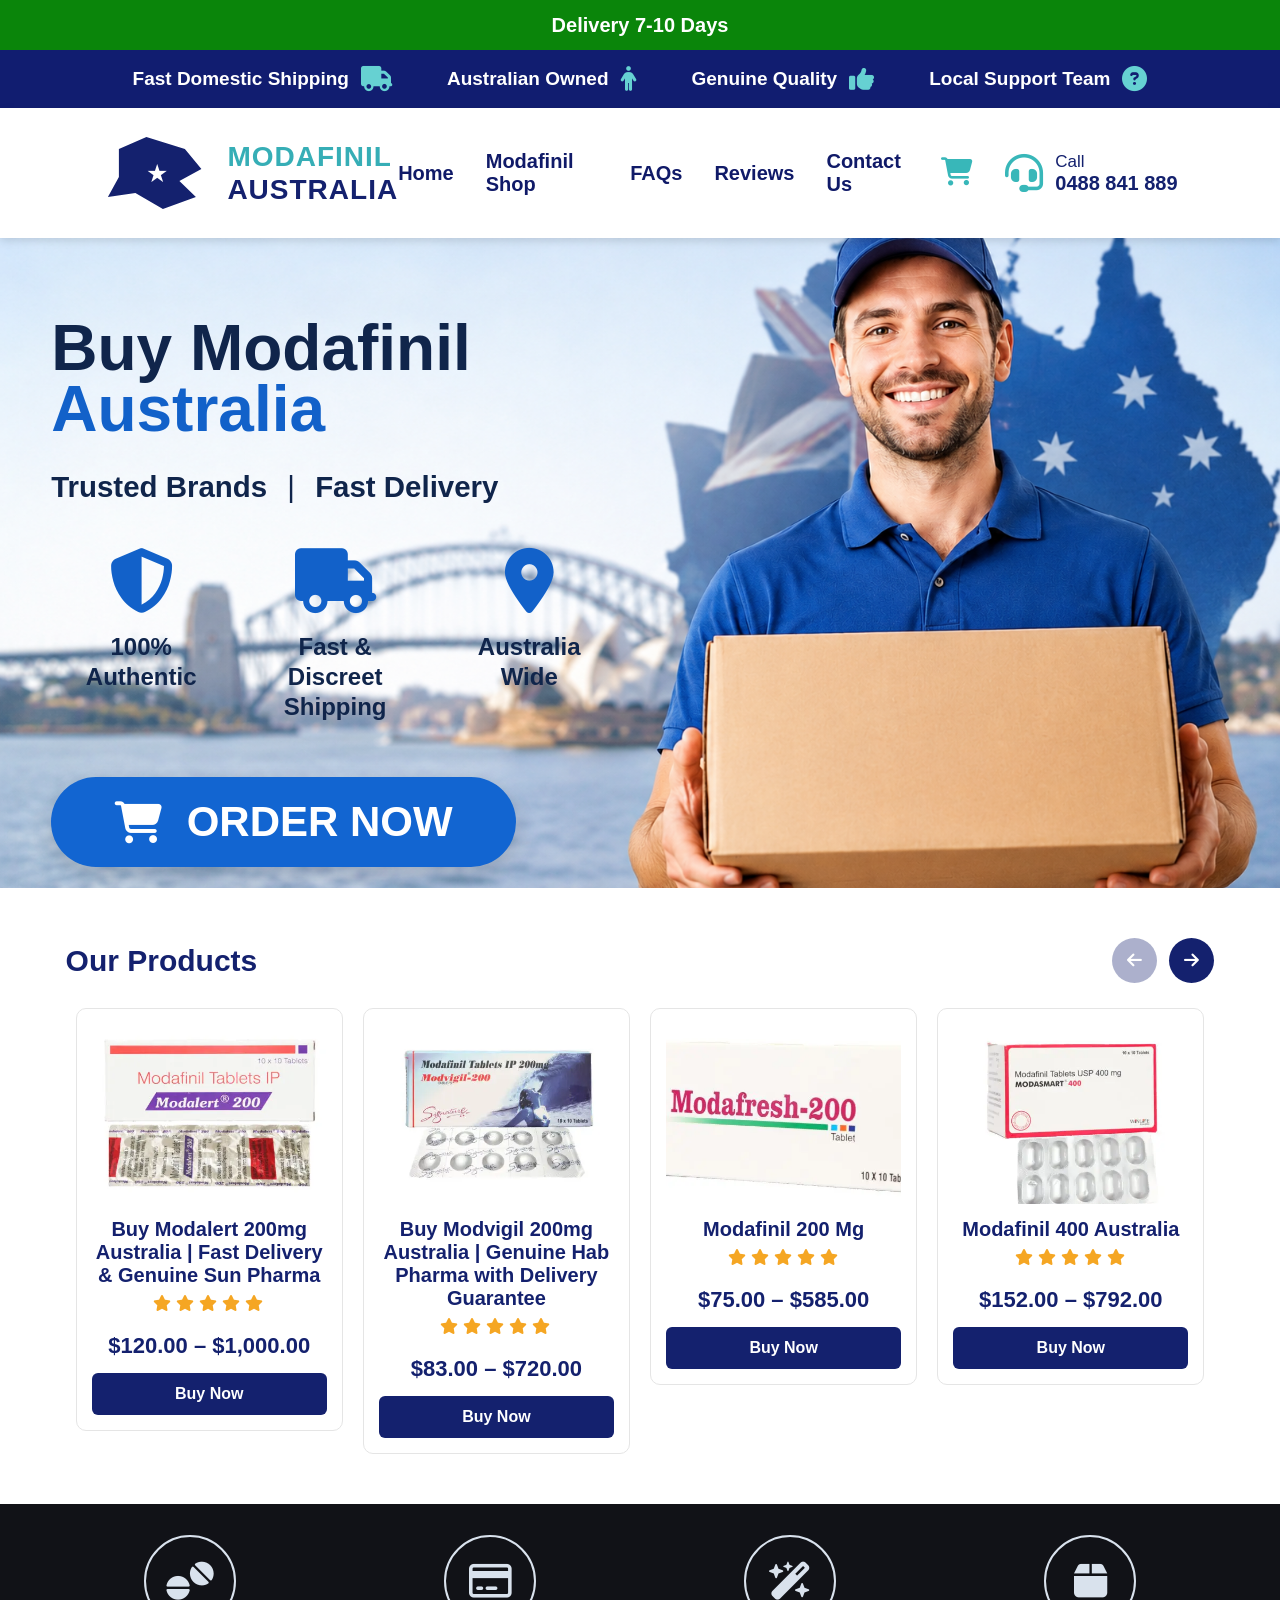
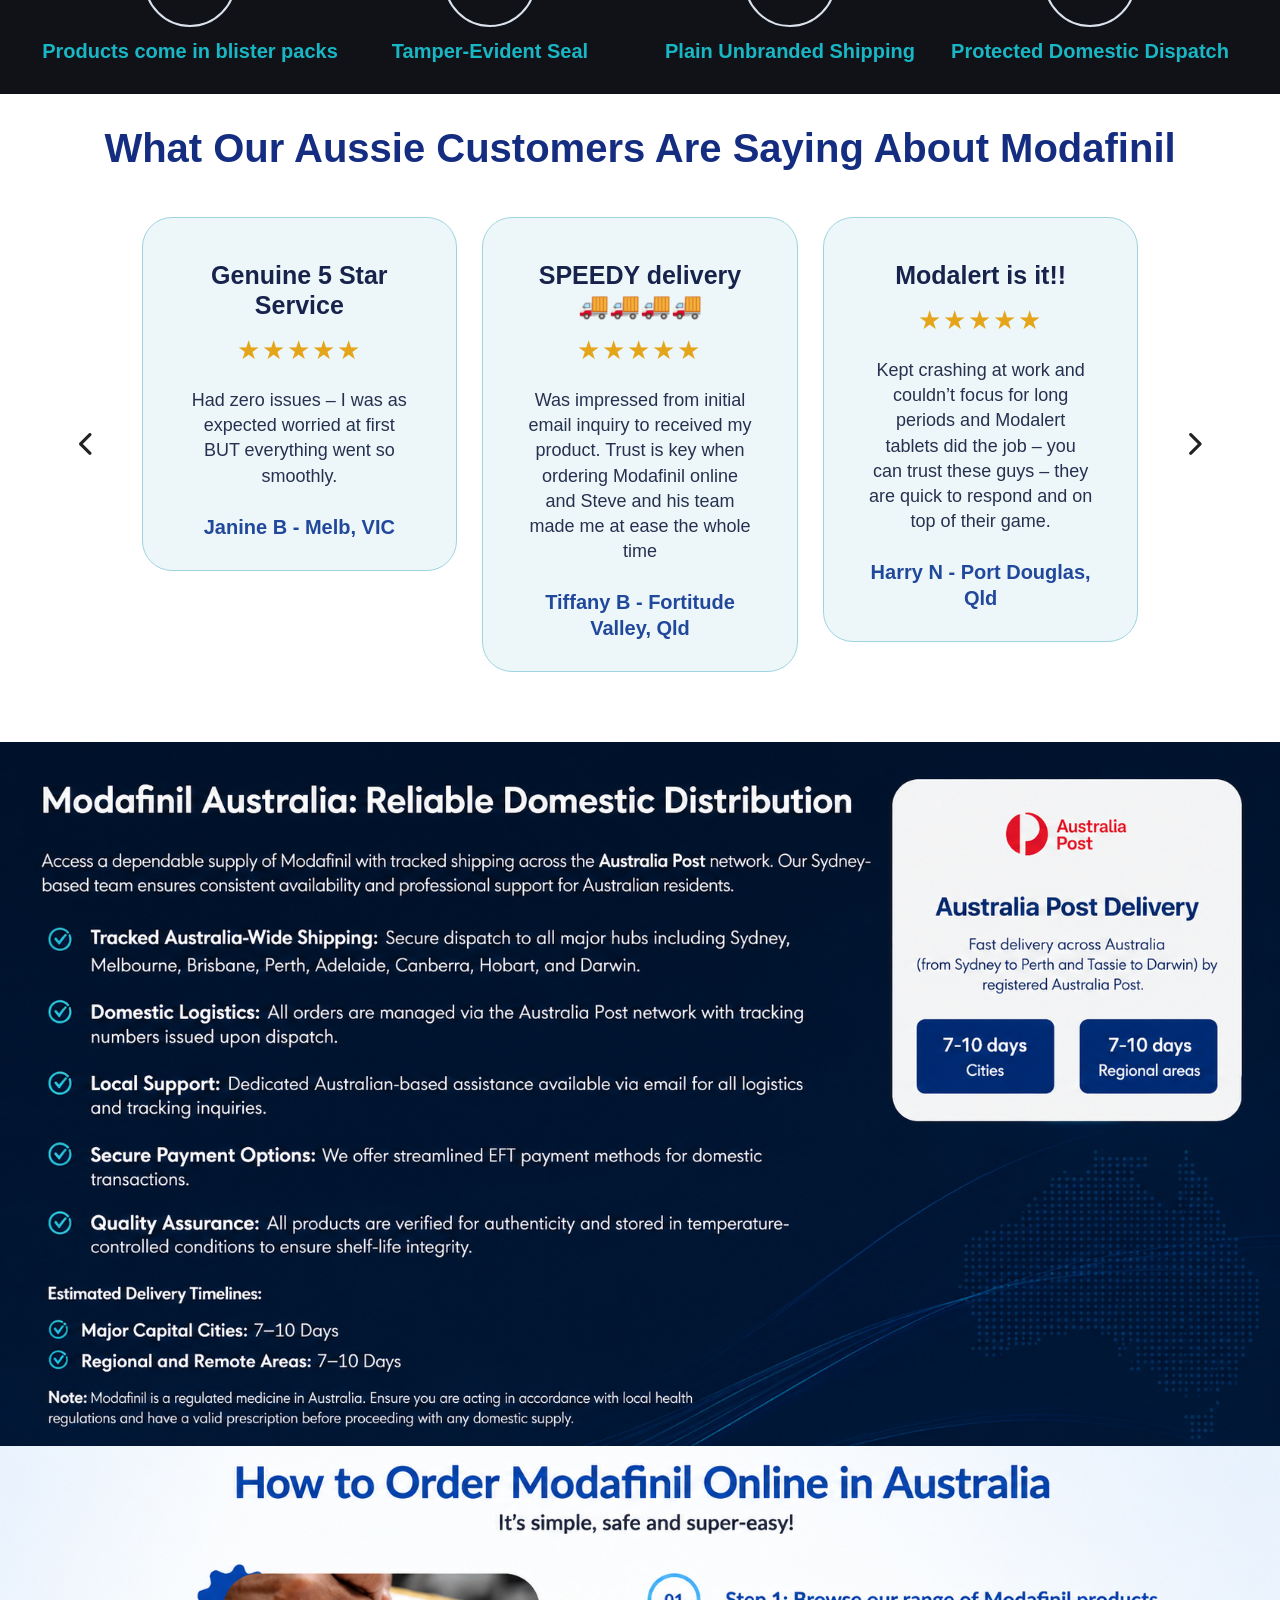
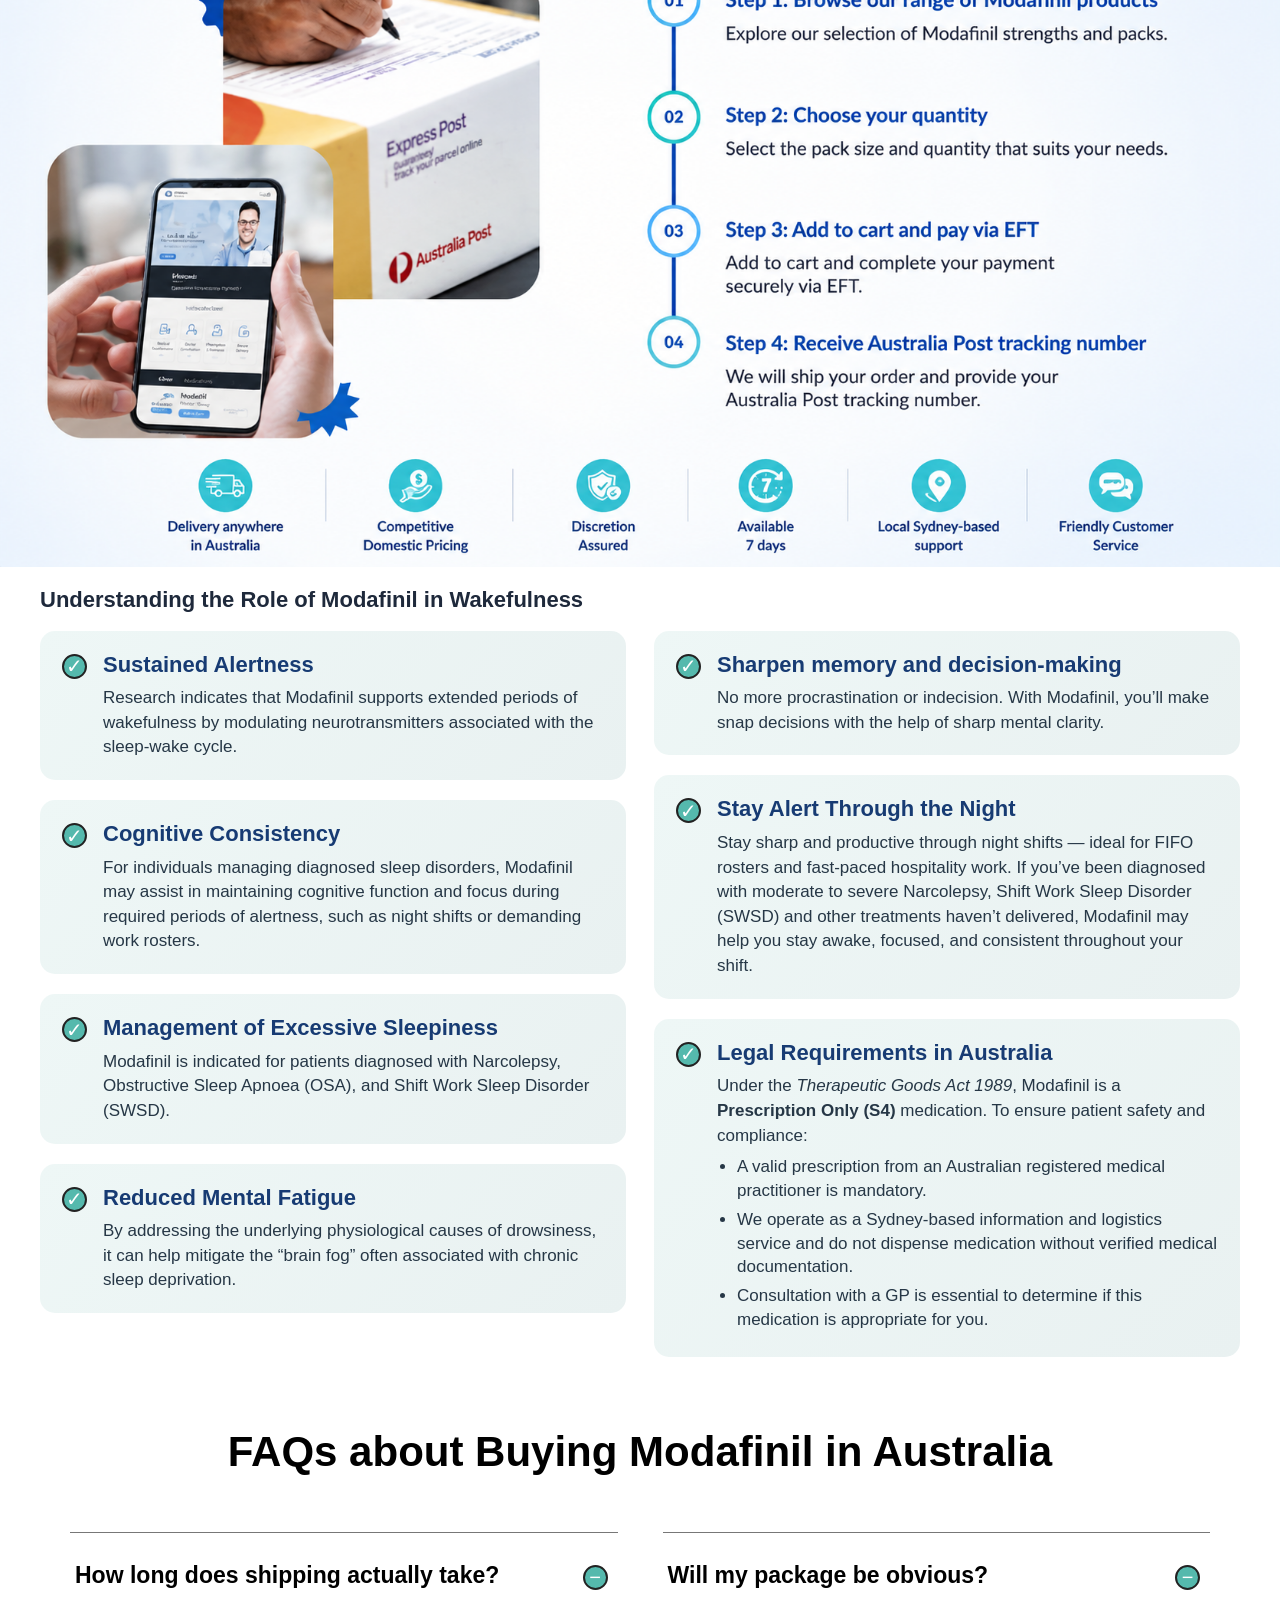
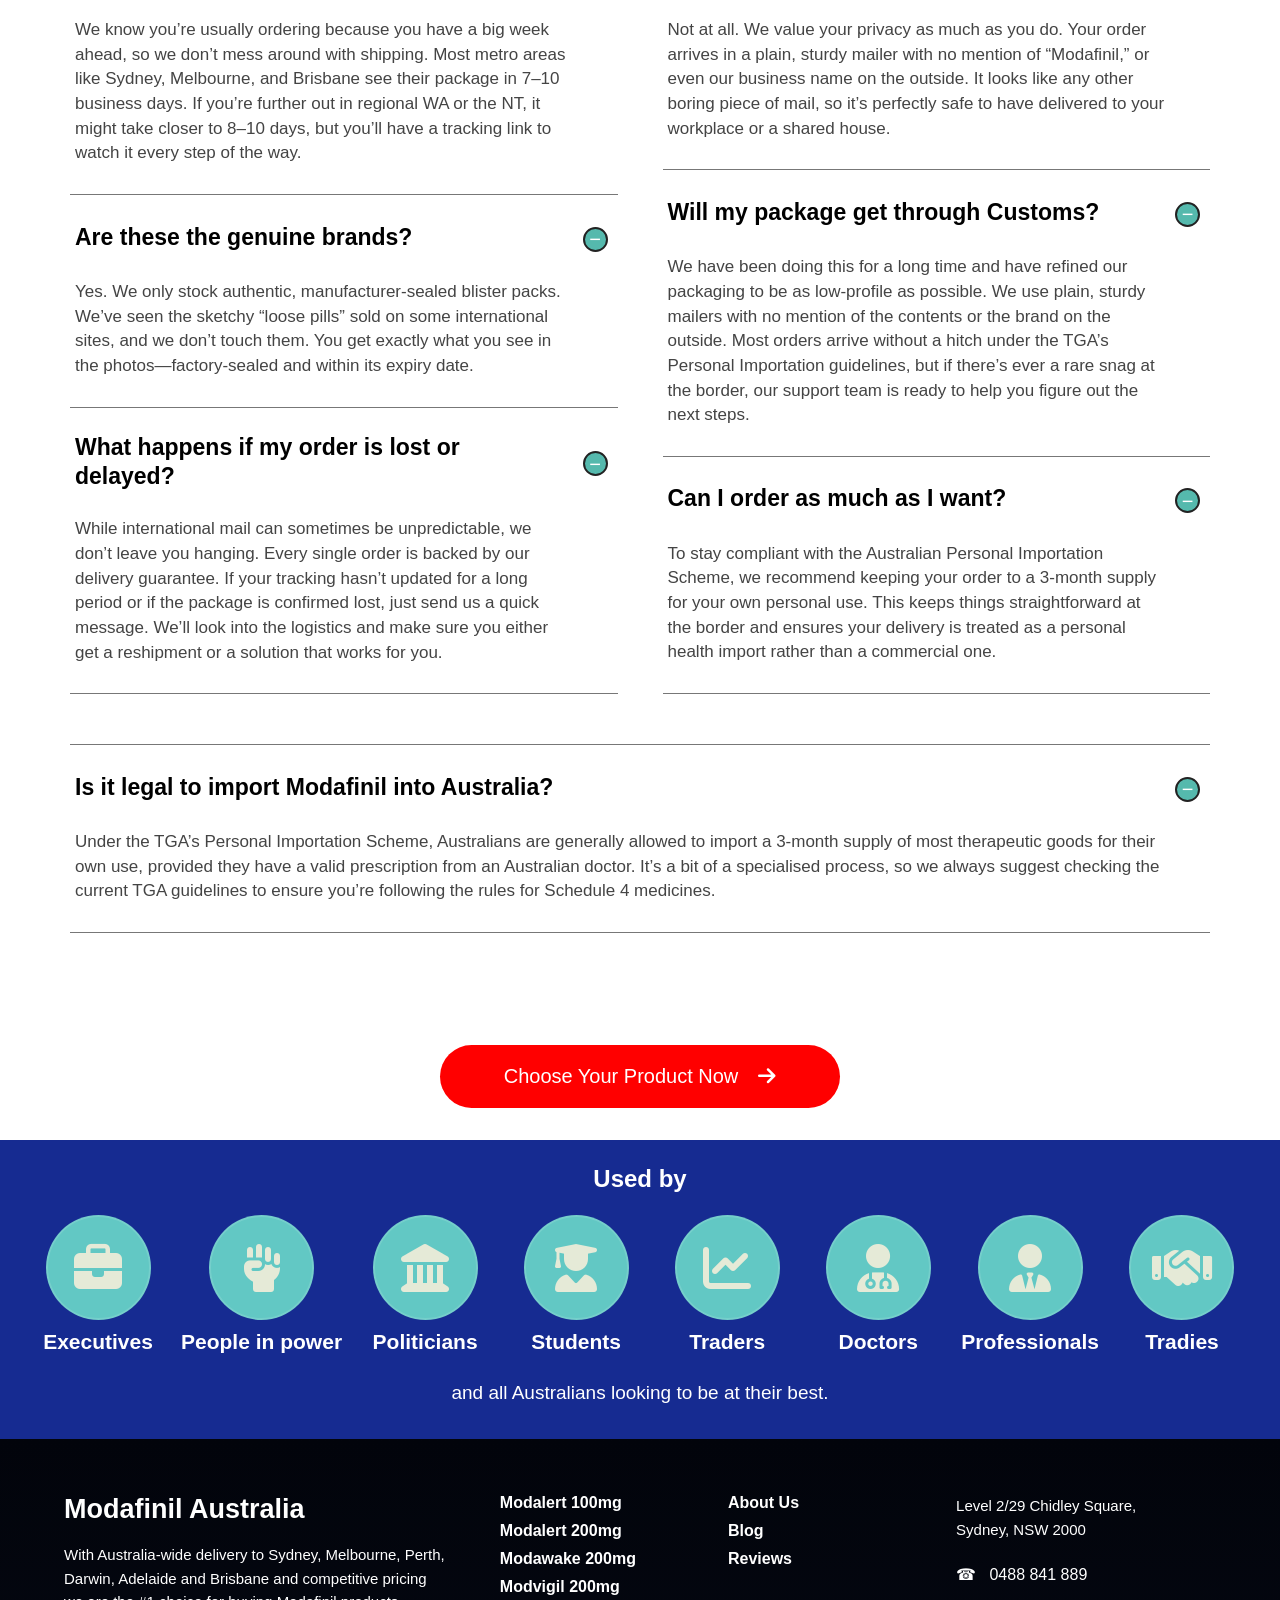
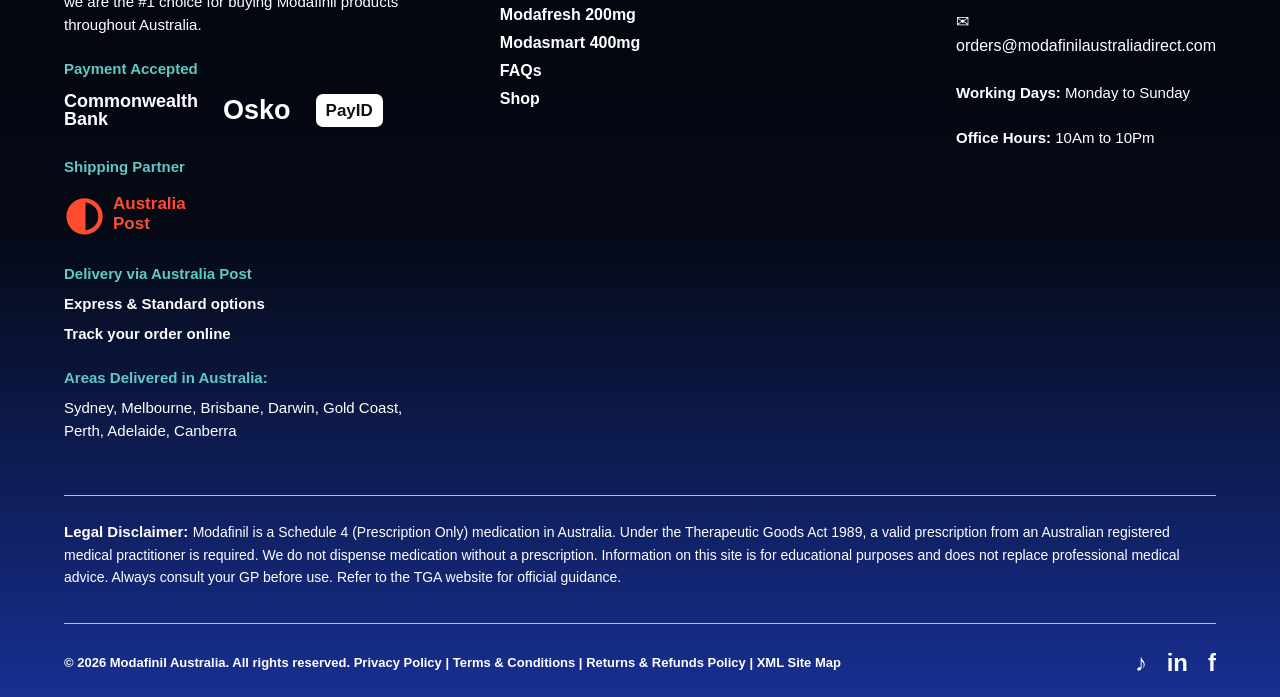
<file: index.html>
<!DOCTYPE html>
<html lang="en">

<head>
  <meta charset="UTF-8" />
  <meta name="viewport" content="width=device-width, initial-scale=1.0"/>

  <title>Modafinil Australia</title>


  <link rel="stylesheet" href="https://cdnjs.cloudflare.com/ajax/libs/font-awesome/6.5.2/css/all.min.css" />
  <link rel="stylesheet" href="./CSS/index.css" />
</head>

<body>

  <section class="hero">

    <!-- Clean Image -->
    <img src="./IMAGES/hero-image.png" alt="Delivery" class="hero-image">

    <!-- Overlay Content -->
    <div class="hero-content">

      <h1>
        Buy Modafinil<br>
        <span>Australia</span>
      </h1>

      <h2>
        Trusted Brands <b>|</b> Fast Delivery
      </h2>

      <!-- Features -->
      <div class="features">

        <!-- Authentic -->
        <div class="feature">
          <i class="fa-solid fa-shield-halved"></i>

          <p>
            <strong>100%</strong><br>
            Authentic
          </p>
        </div>

        <!-- Shipping -->
        <div class="feature">
          <i class="fa-solid fa-truck"></i>

          <p>
            Fast &amp; Discreet<br>
            Shipping
          </p>
        </div>

        <!-- Australia -->
        <div class="feature">
          <i class="fa-solid fa-location-dot"></i>

          <p>
            Australia<br>
            Wide
          </p>
        </div>

      </div>
      <button class="order-btn">
        <i class="fa-solid fa-cart-shopping"></i>
        <span><a href="./HTML/modafinil.html" class="order-now">ORDER NOW</a></span>
      </button>
    </div>

  </section>


  <section class="products-section">

    <div class="products-head">
      <h2>Our Products</h2>

      <div class="products-arrows">
        <button class="arrow-btn" id="prevBtn" title="Previous">
          <i class="fa-solid fa-arrow-left"></i>
        </button>

        <button class="arrow-btn" id="nextBtn" title="Next">
          <i class="fa-solid fa-arrow-right"></i>
        </button>
      </div>
    </div>

    <div class="products-slider">
      <div class="products-track" id="productsTrack"></div>
    </div>

  </section>

  <section class="features-section">

    <div class="feature-box">
      <div class="feature-icon">
        <i class="fa-solid fa-tablets"></i>
      </div>
      <p>Products come in blister packs</p>
    </div>

    <div class="feature-box">
      <div class="feature-icon">
        <i class="fa-regular fa-credit-card"></i>
      </div>
      <p>Tamper-Evident Seal</p>
    </div>

    <div class="feature-box">
      <div class="feature-icon">
        <i class="fa-solid fa-wand-magic-sparkles"></i>
      </div>
      <p>Plain Unbranded Shipping</p>
    </div>

    <div class="feature-box">
      <div class="feature-icon">
        <i class="fa-solid fa-box"></i>
      </div>
      <p>Protected Domestic Dispatch</p>
    </div>

  </section>

  <section class="reviews-section">

    <h2 class="reviews-title">
      What Our Aussie Customers Are Saying About Modafinil
    </h2>

    <div class="reviews-wrapper">


      <button class="review-arrow left-arrow" id="reviewPrevBtn">
        <i class="fa-solid fa-chevron-left"></i>
      </button>

      <div class="reviews-container">
        <div class="reviews-track" id="reviewsTrack"></div>
      </div>


      <button class="review-arrow right-arrow" id="reviewNextBtn">
        <i class="fa-solid fa-chevron-right"></i>
      </button>

    </div>

  </section>

  <section class="post-delivery">
    <img src="./IMAGES/post-delivery.png" alt="">
  </section>

  <section class="post-delivery">
    <img src="./IMAGES/order-modafinil.png" alt="">
  </section>

  <section class="modafinil-section">

    <h2>Understanding the Role of Modafinil in Wakefulness</h2>

    <div class="content-grid">


      <div class="column">

        <div class="info-box">
          <div class="icon">✓</div>
          <div>
            <h3>Sustained Alertness</h3>
            <p>
              Research indicates that Modafinil supports extended
              periods of wakefulness by modulating neurotransmitters
              associated with the sleep-wake cycle.
            </p>
          </div>
        </div>

        <div class="info-box">
          <div class="icon">✓</div>
          <div>
            <h3>Cognitive Consistency</h3>
            <p>
              For individuals managing diagnosed sleep disorders,
              Modafinil may assist in maintaining cognitive function
              and focus during required periods of alertness, such as
              night shifts or demanding work rosters.
            </p>
          </div>
        </div>

        <div class="info-box">
          <div class="icon">✓</div>
          <div>
            <h3>Management of Excessive Sleepiness</h3>
            <p>
              Modafinil is indicated for patients diagnosed with
              Narcolepsy, Obstructive Sleep Apnoea (OSA), and Shift
              Work Sleep Disorder (SWSD).
            </p>
          </div>
        </div>

        <div class="info-box">
          <div class="icon">✓</div>
          <div>
            <h3>Reduced Mental Fatigue</h3>
            <p>
              By addressing the underlying physiological causes of
              drowsiness, it can help mitigate the “brain fog” often
              associated with chronic sleep deprivation.
            </p>
          </div>
        </div>

      </div>


      <div class="column">

        <div class="info-box">
          <div class="icon">✓</div>
          <div>
            <h3>Sharpen memory and decision-making</h3>
            <p>
              No more procrastination or indecision. With Modafinil,
              you’ll make snap decisions with the help of sharp mental
              clarity.
            </p>
          </div>
        </div>

        <div class="info-box">
          <div class="icon">✓</div>
          <div>
            <h3>Stay Alert Through the Night</h3>
            <p>
              Stay sharp and productive through night shifts — ideal
              for FIFO rosters and fast-paced hospitality work. If you’ve
              been diagnosed with moderate to severe Narcolepsy,
              Shift Work Sleep Disorder (SWSD) and other treatments
              haven’t delivered, Modafinil may help you stay awake,
              focused, and consistent throughout your shift.
            </p>
          </div>
        </div>

        <div class="info-box">
          <div class="icon">✓</div>
          <div>
            <h3>Legal Requirements in Australia</h3>

            <p>
              Under the <em>Therapeutic Goods Act 1989</em>, Modafinil is a
              <strong>Prescription Only (S4)</strong> medication. To ensure
              patient safety and compliance:
            </p>

            <ul>
              <li>
                A valid prescription from an Australian registered
                medical practitioner is mandatory.
              </li>

              <li>
                We operate as a Sydney-based information and logistics
                service and do not dispense medication without verified
                medical documentation.
              </li>

              <li>
                Consultation with a GP is essential to determine if this
                medication is appropriate for you.
              </li>
            </ul>
          </div>
        </div>

      </div>

    </div>

  </section>

  <section class="faq-section">


    <h1 class="faq-title">
      FAQs about Buying Modafinil in Australia
    </h1>

    <div class="faq-grid">



      <div class="faq-column">


        <div class="faq-item">

          <div class="faq-question">
            <h2>How long does shipping actually take?</h2>

            <button class="faq-toggle" type="button">
              <span class="icon">−</span>
            </button>
          </div>

          <div class="faq-answer">
            <p>
              We know you’re usually ordering because you have a big week
              ahead, so we don’t mess around with shipping. Most metro areas
              like Sydney, Melbourne, and Brisbane see their package in
              7–10 business days. If you’re further out in regional WA or
              the NT, it might take closer to 8–10 days, but you’ll have a
              tracking link to watch it every step of the way.
            </p>
          </div>

        </div>


        <div class="faq-item">

          <div class="faq-question">
            <h2>Are these the genuine brands?</h2>

            <button class="faq-toggle" type="button">
              <span class="icon">−</span>
            </button>
          </div>

          <div class="faq-answer">
            <p>
              Yes. We only stock authentic, manufacturer-sealed blister
              packs. We’ve seen the sketchy “loose pills” sold on some
              international sites, and we don’t touch them. You get exactly
              what you see in the photos—factory-sealed and within its
              expiry date.
            </p>
          </div>

        </div>


        <div class="faq-item">

          <div class="faq-question">
            <h2>What happens if my order is lost or delayed?</h2>

            <button class="faq-toggle" type="button">
              <span class="icon">−</span>
            </button>
          </div>

          <div class="faq-answer">
            <p>
              While international mail can sometimes be unpredictable, we
              don’t leave you hanging. Every single order is backed by our
              delivery guarantee. If your tracking hasn’t updated for a
              long period or if the package is confirmed lost, just send us
              a quick message. We’ll look into the logistics and make sure
              you either get a reshipment or a solution that works for you.
            </p>
          </div>

        </div>

      </div>



      <div class="faq-column">


        <div class="faq-item">

          <div class="faq-question">
            <h2>Will my package be obvious?</h2>

            <button class="faq-toggle" type="button">
              <span class="icon">−</span>
            </button>
          </div>

          <div class="faq-answer">
            <p>
              Not at all. We value your privacy as much as you do. Your order
              arrives in a plain, sturdy mailer with no mention of “Modafinil,”
              or even our business name on the outside. It looks like any
              other boring piece of mail, so it’s perfectly safe to have
              delivered to your workplace or a shared house.
            </p>
          </div>

        </div>


        <div class="faq-item">

          <div class="faq-question">
            <h2>Will my package get through Customs?</h2>

            <button class="faq-toggle" type="button">
              <span class="icon">−</span>
            </button>
          </div>

          <div class="faq-answer">
            <p>
              We have been doing this for a long time and have refined our
              packaging to be as low-profile as possible. We use plain,
              sturdy mailers with no mention of the contents or the brand
              on the outside. Most orders arrive without a hitch under the
              TGA’s Personal Importation guidelines, but if there’s ever a
              rare snag at the border, our support team is ready to help you
              figure out the next steps.
            </p>
          </div>

        </div>


        <div class="faq-item">

          <div class="faq-question">
            <h2>Can I order as much as I want?</h2>

            <button class="faq-toggle" type="button">
              <span class="icon">−</span>
            </button>
          </div>

          <div class="faq-answer">
            <p>
              To stay compliant with the Australian Personal Importation
              Scheme, we recommend keeping your order to a 3-month supply
              for your own personal use. This keeps things straightforward
              at the border and ensures your delivery is treated as a
              personal health import rather than a commercial one.
            </p>
          </div>

        </div>

      </div>

    </div>



    <div class="faq-full">


      <div class="faq-item">

        <div class="faq-question">
          <h2>Is it legal to import Modafinil into Australia?</h2>

          <button class="faq-toggle" type="button">
            <span class="icon">−</span>
          </button>
        </div>

        <div class="faq-answer">
          <p>
            Under the TGA’s Personal Importation Scheme, Australians are
            generally allowed to import a 3-month supply of most therapeutic
            goods for their own use, provided they have a valid prescription
            from an Australian doctor. It’s a bit of a specialised process,
            so we always suggest checking the current TGA guidelines to
            ensure you’re following the rules for Schedule 4 medicines.
          </p>
        </div>

      </div>

    </div>

  </section>


  <section class="choose-product">
    <button ><a href="./HTML/modafinil.html">Choose Your Product Now</a> </button>
    <span><i class="fa-solid fa-arrow-right"></i></span>
  </section>

  <section class="used-by">

    <div class="used-container">

      <h2>Used by</h2>

      <div class="used-list">


        <div class="used-item">
          <div class="used-icon">
            <i class="fa-solid fa-briefcase"></i>
          </div>

          <h3>Executives</h3>
        </div>


        <div class="used-item">
          <div class="used-icon">
            <i class="fa-solid fa-hand-fist"></i>
          </div>

          <h3>People in power</h3>
        </div>


        <div class="used-item">
          <div class="used-icon">
            <i class="fa-solid fa-landmark"></i>
          </div>

          <h3>Politicians</h3>
        </div>


        <div class="used-item">
          <div class="used-icon">
            <i class="fa-solid fa-user-graduate"></i>
          </div>

          <h3>Students</h3>
        </div>


        <div class="used-item">
          <div class="used-icon">
            <i class="fa-solid fa-chart-line"></i>
          </div>

          <h3>Traders</h3>
        </div>


        <div class="used-item">
          <div class="used-icon">
            <i class="fa-solid fa-user-doctor"></i>
          </div>

          <h3>Doctors</h3>
        </div>


        <div class="used-item">
          <div class="used-icon">
            <i class="fa-solid fa-user-tie"></i>
          </div>

          <h3>Professionals</h3>
        </div>


        <div class="used-item">
          <div class="used-icon">
            <i class="fa-solid fa-handshake"></i>
          </div>

          <h3>Tradies</h3>
        </div>

      </div>

      <p class="bottom-text">
        and all Australians looking to be at their best.
      </p>

    </div>

  </section>

  <script src="./JS/products.js"></script>
  <script src="./JS/layout.js"></script>
  <script src="./JS/index.js"></script>

</body>

</html>
</file>
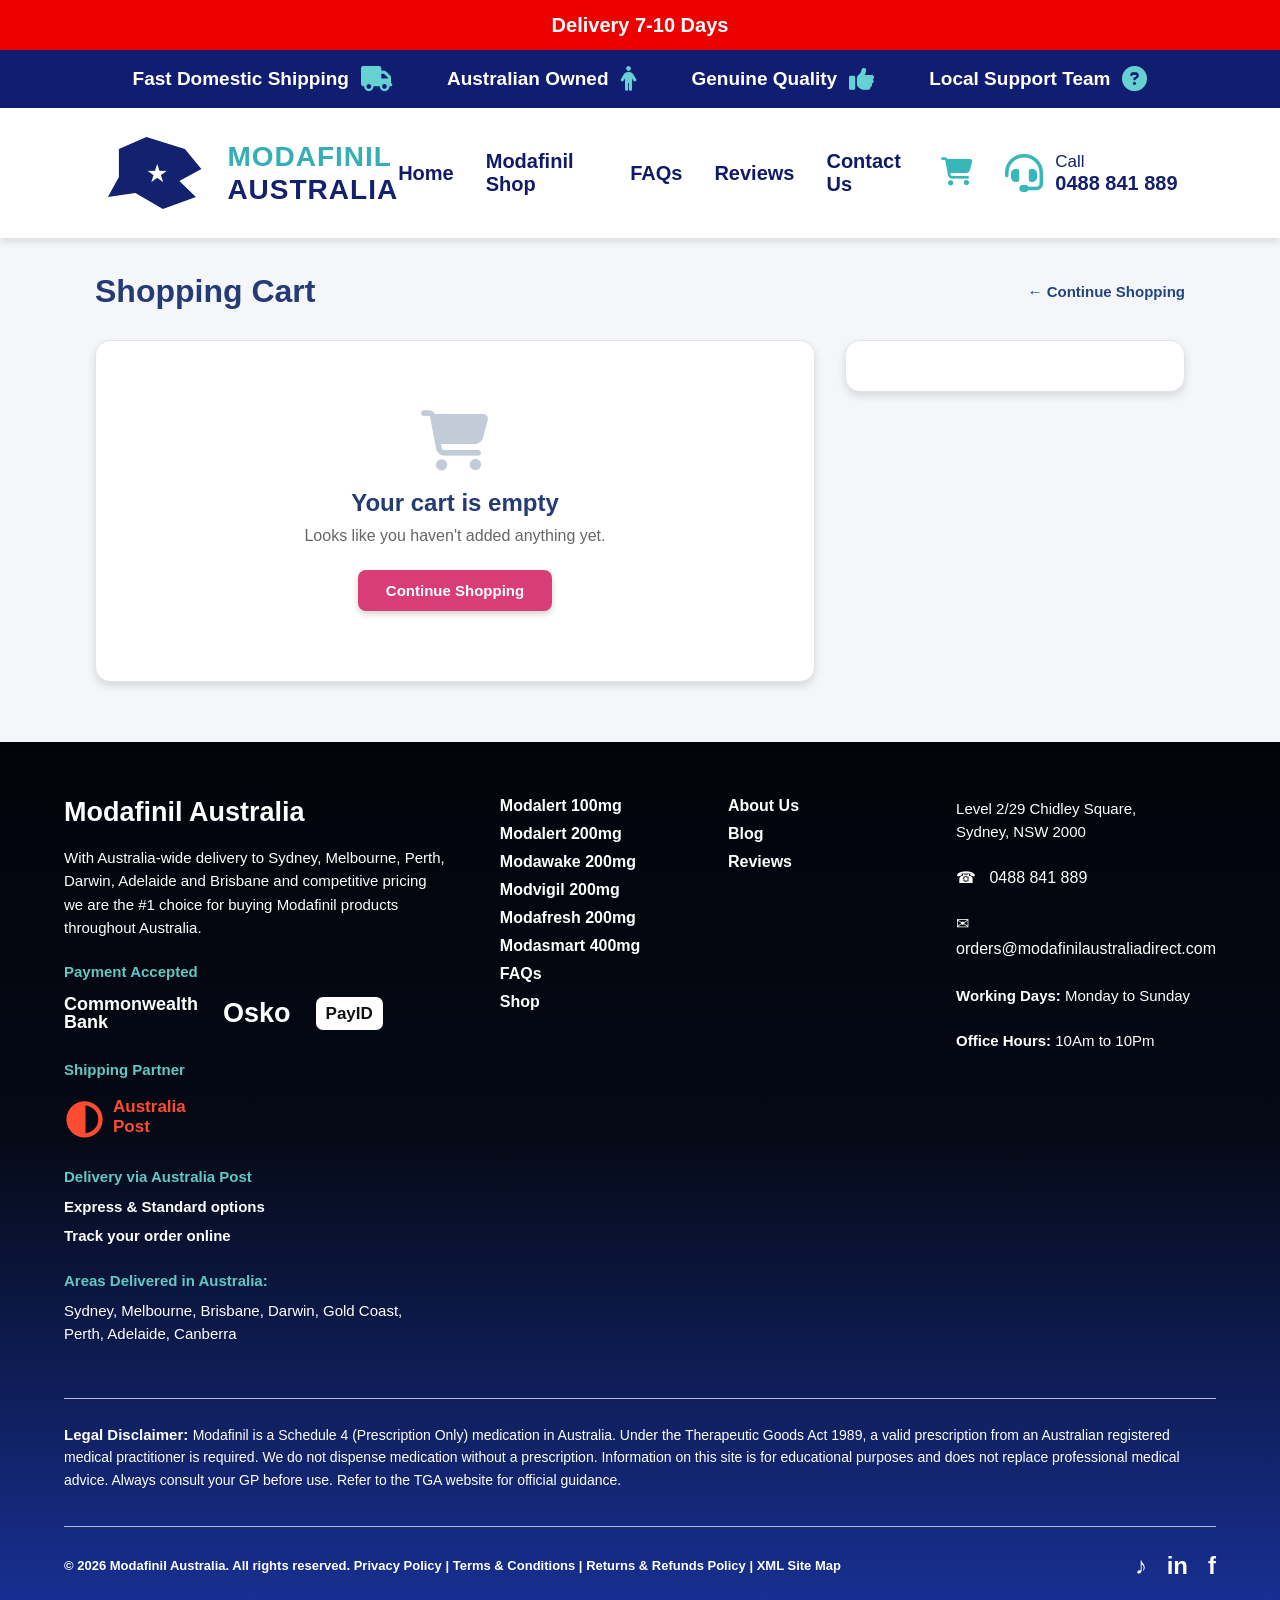
<file: HTML/cart.html>
<!DOCTYPE html>
<html lang="en">

<head>
  <meta charset="UTF-8">
  <meta name="viewport" content="width=device-width, initial-scale=1.0">
  <title>Shopping Cart</title>

  
  <link rel="stylesheet" href="https://cdnjs.cloudflare.com/ajax/libs/font-awesome/6.5.2/css/all.min.css" />

  <link rel="stylesheet" href="../CSS/shared.css">
  <link rel="stylesheet" href="../CSS/cart.css">
</head>

<body>

  <section class="cart-section">

    <div class="cart-head">
      <h1>Shopping Cart</h1>
      <a href="modafinil.html" class="back-shop">&larr; Continue Shopping</a>
    </div>

    <div class="cart-layout">

      <div class="cart-items" id="cartItems"></div>

      <aside class="cart-summary" id="cartSummary"></aside>

    </div>

  </section>

  <script src="../JS/products.js"></script>
  <script src="../JS/layout.js"></script>
  <script src="../JS/cart.js"></script>

</body>

</html>
</file>
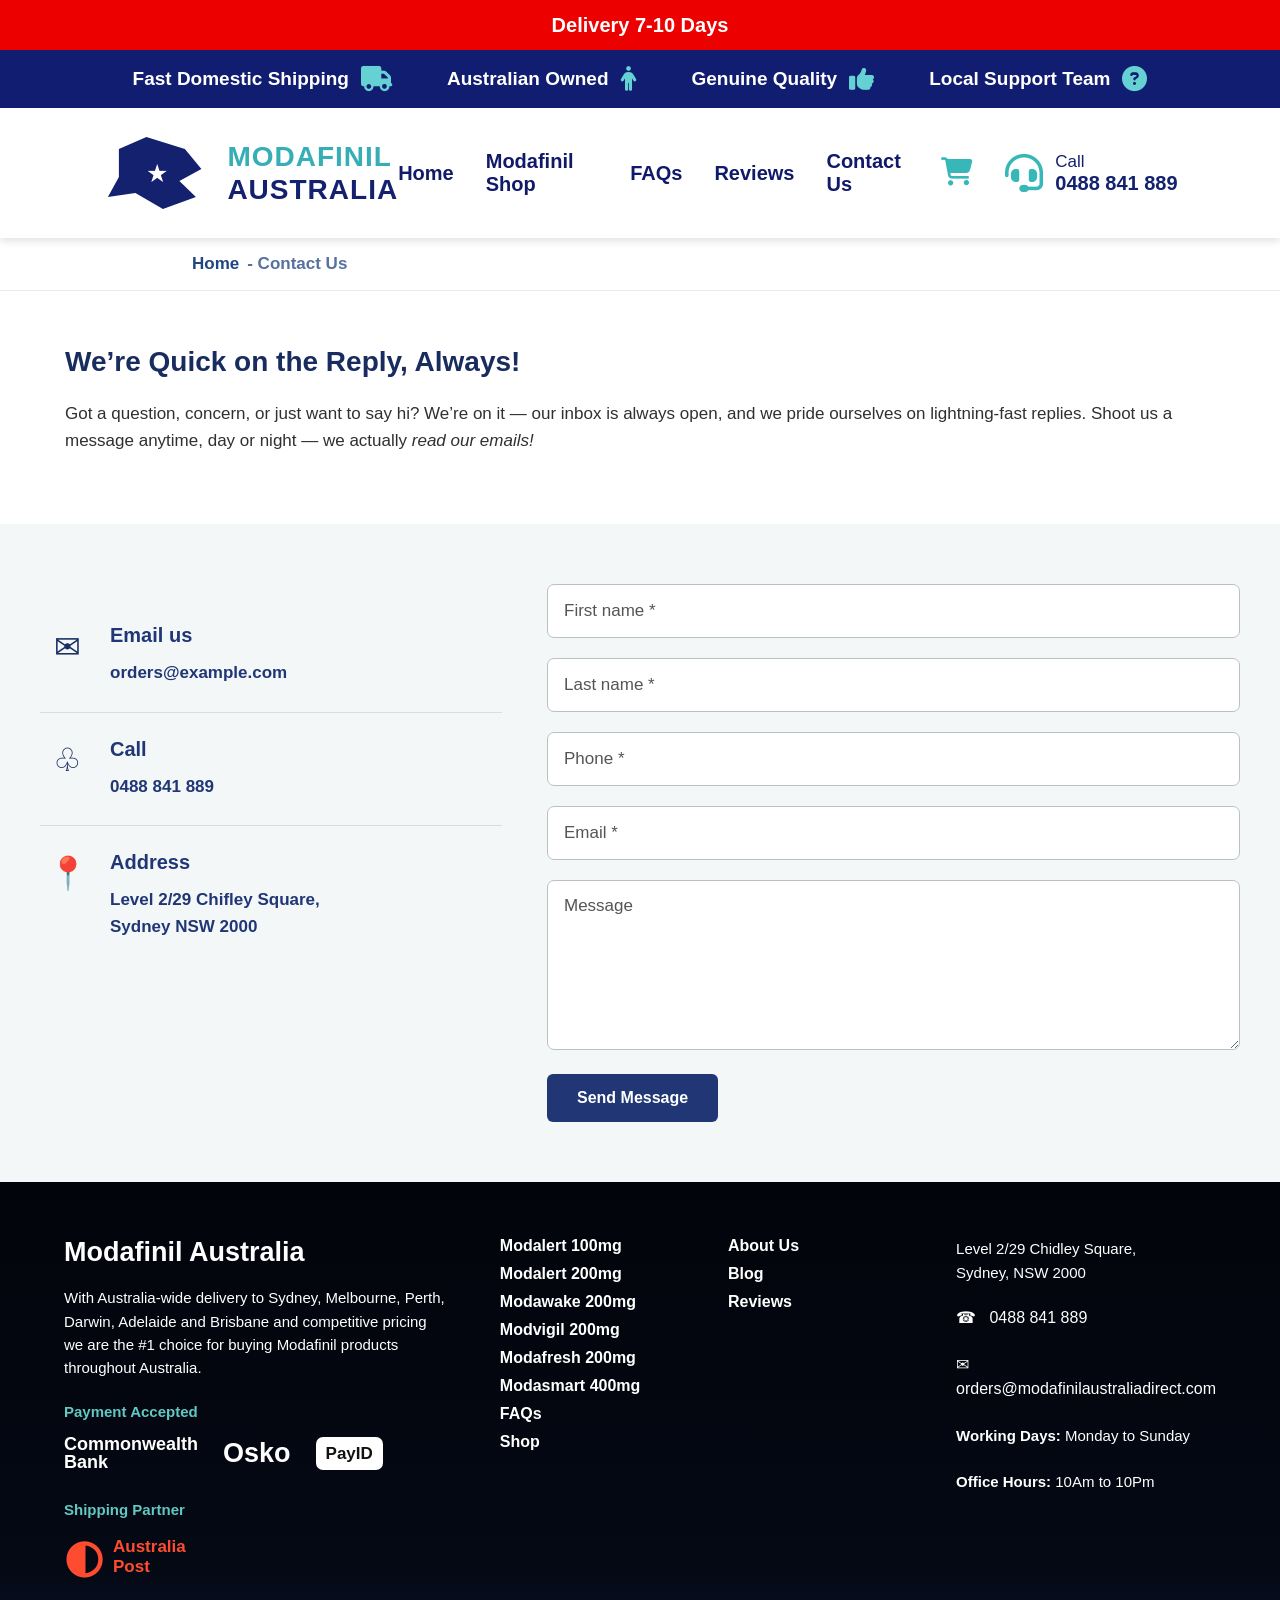
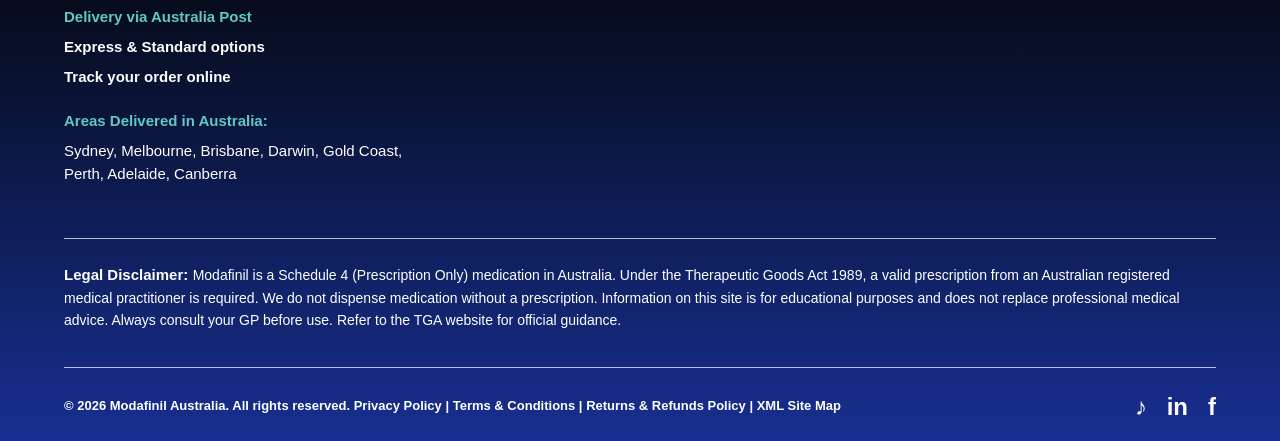
<file: HTML/contect.html>
<!DOCTYPE html>
<html lang="en">

<head>
  <meta charset="UTF-8">
  <meta name="viewport" content="width=device-width, initial-scale=1.0">
  <title>Contact Us</title>

  
  <link rel="stylesheet" href="https://cdnjs.cloudflare.com/ajax/libs/font-awesome/6.5.2/css/all.min.css" />

  <link rel="stylesheet" href="../CSS/shared.css">
  <link rel="stylesheet" href="../CSS/contect.css">
</head>

<body>

  <section class="home-modafinil">
    <h2><a href="../index.html">Home</a></h2>
    <p>- Contact Us
    </p>
  </section>
  <section class="contact-section">

    
    <div class="contact-intro">
      <h2>We’re Quick on the Reply, Always!</h2>

      <p>
        Got a question, concern, or just want to say hi? We’re on it — our inbox
        is always open, and we pride ourselves on lightning-fast replies.
        Shoot us a message anytime, day or night — we actually <i>read our emails!</i>
      </p>
    </div>

    
    <div class="contact-wrapper">

      
      <div class="contact-info">

        <div class="info-box">
          <div class="info-icon">✉</div>
          <div>
            <h3>Email us</h3>
            <a href="mailto:orders@example.com">
              orders@example.com
            </a>
          </div>
        </div>

        <div class="info-box">
          <div class="info-icon">♧</div>
          <div>
            <h3>Call</h3>
            <a href="tel:0488841889">
              0488 841 889
            </a>
          </div>
        </div>

        <div class="info-box">
          <div class="info-icon">📍</div>
          <div>
            <h3>Address</h3>
            <p>
              Level 2/29 Chifley Square,<br>
              Sydney NSW 2000
            </p>
          </div>
        </div>

      </div>

      
      <div class="contact-form">

        <form>

          <input type="text" placeholder="First name *" required>

          <input type="text" placeholder="Last name *" required>

          <input type="tel" placeholder="Phone *" required>

          <input type="email" placeholder="Email *" required>

          <textarea placeholder="Message"></textarea>

          <button type="submit">
            Send Message
          </button>

        </form>

      </div>

    </div>

  </section>

  <script src="../JS/layout.js"></script>
</body>

</html>
</file>
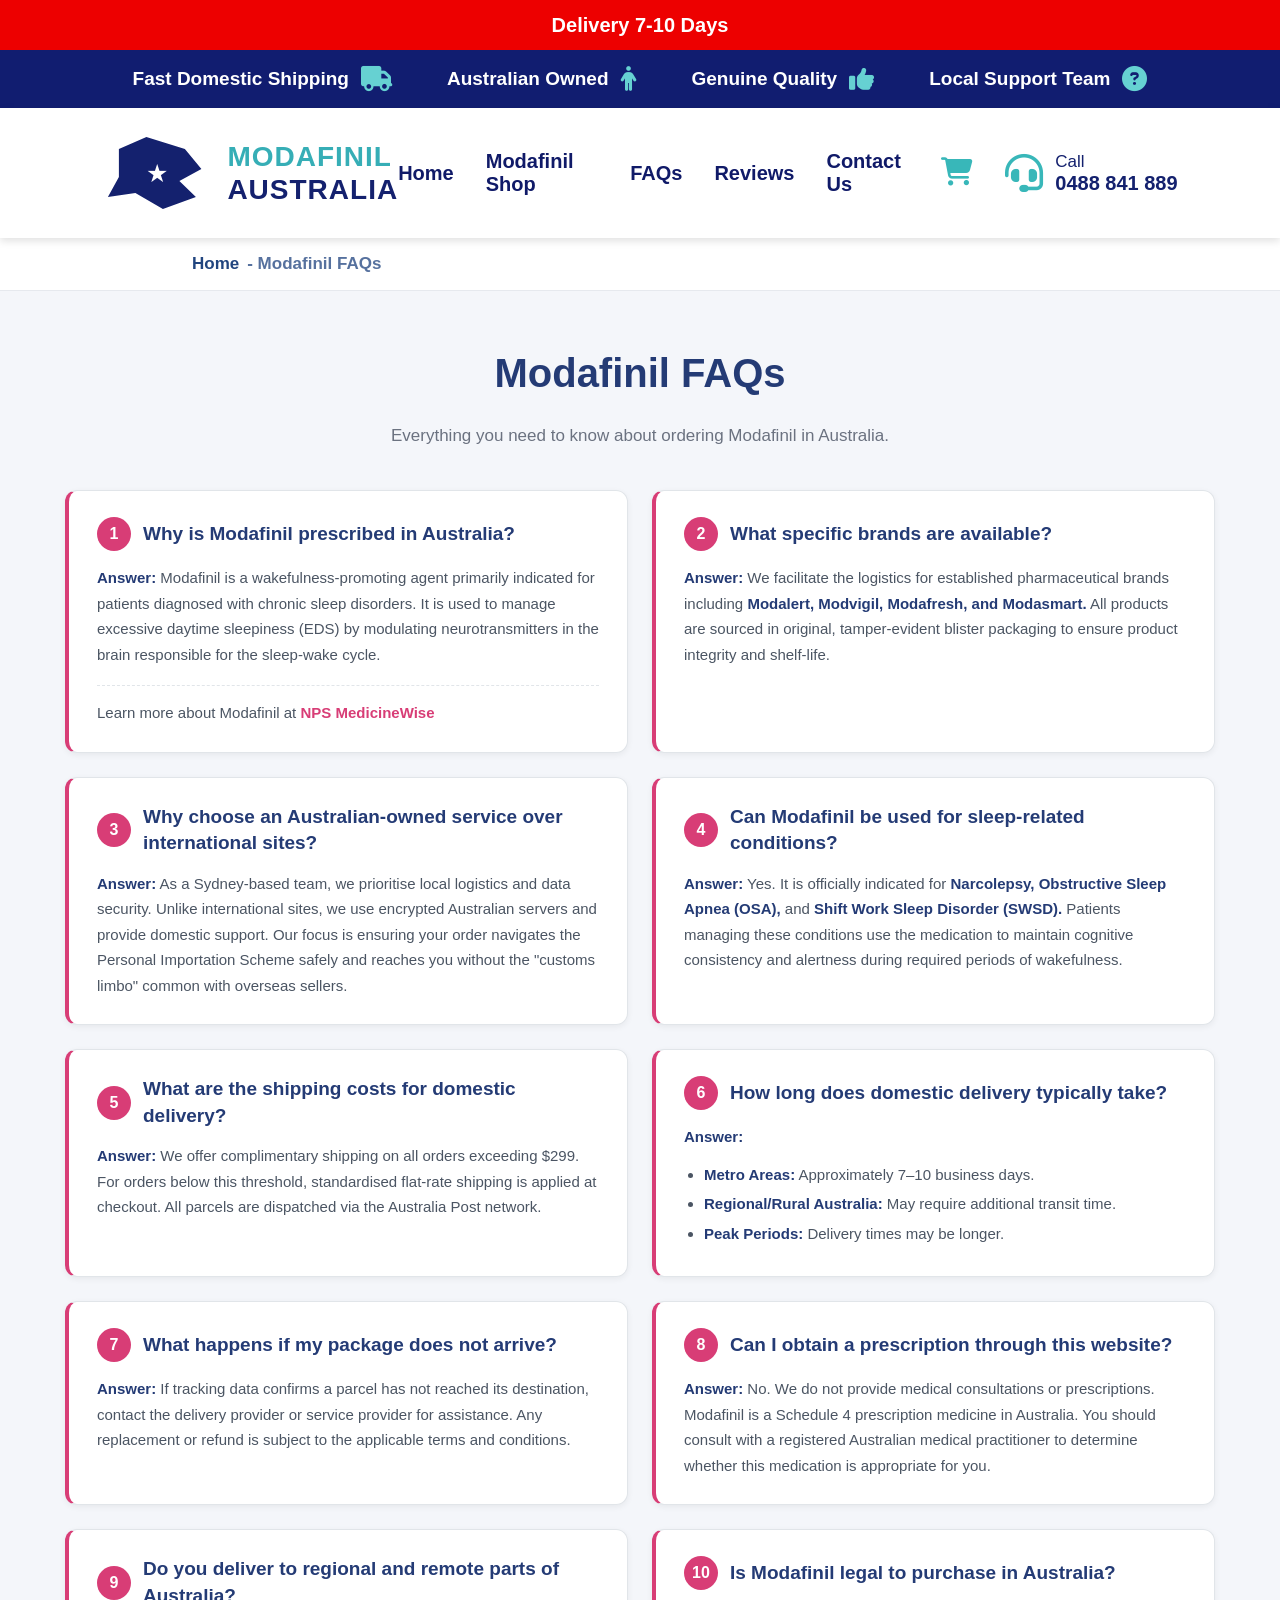
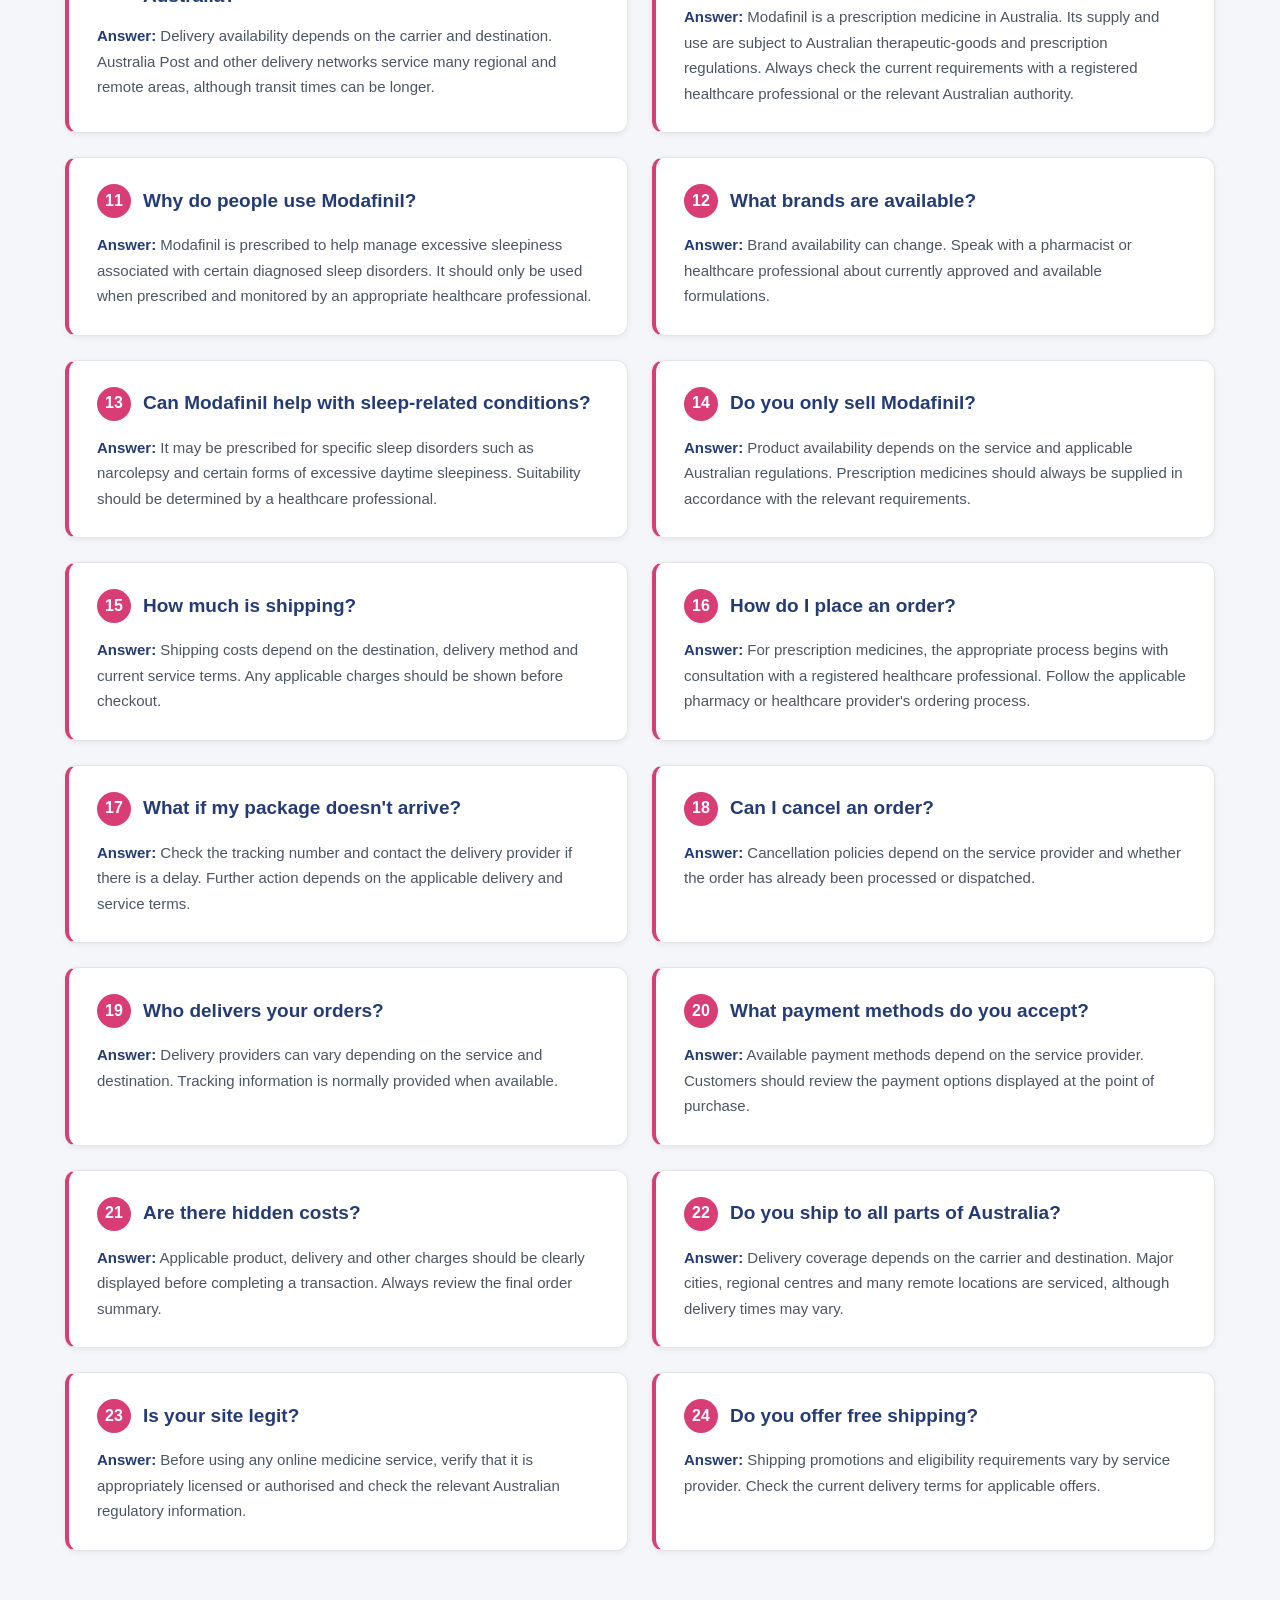
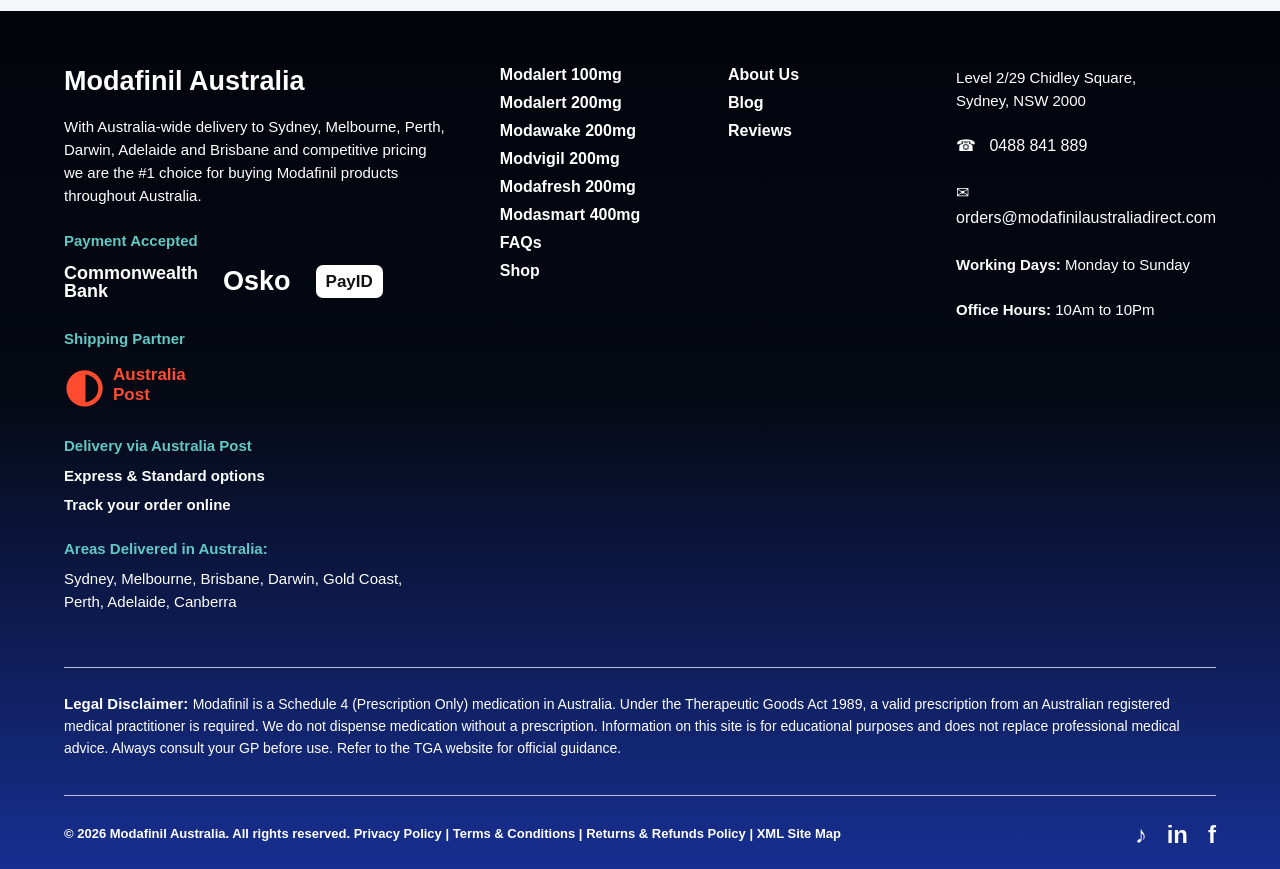
<file: HTML/faq.html>
<!DOCTYPE html>
<html lang="en">
<head>
  <meta charset="UTF-8">
  <meta name="viewport" content="width=device-width, initial-scale=1.0">

  <title>Modafinil FAQs</title>

  
  <link rel="stylesheet" href="https://cdnjs.cloudflare.com/ajax/libs/font-awesome/6.5.2/css/all.min.css" />

  <link rel="stylesheet" href="../CSS/shared.css">
  <link rel="stylesheet" href="../CSS/faq.css">
</head>

<body>

      <section class="home-modafinil">
      <h2><a href="../index.html">Home</a></h2>
      <p>- Modafinil FAQs</p>
    </section>

  <section class="faq-section">

    <div class="faq-container">

      <h1>Modafinil FAQs</h1>

      <p class="faq-subtitle">
        Everything you need to know about ordering Modafinil in Australia.
      </p>

      
      <div class="faq-item">

        <h2>
           Why is Modafinil prescribed in Australia?
        </h2>

        <p>
          <strong>Answer:</strong>
          Modafinil is a wakefulness-promoting agent primarily indicated
          for patients diagnosed with chronic sleep disorders. It is used
          to manage excessive daytime sleepiness (EDS) by modulating
          neurotransmitters in the brain responsible for the sleep-wake cycle.
        </p>

        <p class="learn-more">
          Learn more about Modafinil at
          <a href="#">NPS MedicineWise</a>
        </p>

      </div>

      
      <div class="faq-item">

        <h2>
           What specific brands are available?
        </h2>

        <p>
          <strong>Answer:</strong>
          We facilitate the logistics for established pharmaceutical brands
          including <strong>Modalert, Modvigil, Modafresh, and Modasmart.</strong>
          All products are sourced in original, tamper-evident blister
          packaging to ensure product integrity and shelf-life.
        </p>

      </div>

      
      <div class="faq-item">

        <h2>
           Why choose an Australian-owned service over international sites?
        </h2>

        <p>
          <strong>Answer:</strong>
          As a Sydney-based team, we prioritise local logistics and data
          security. Unlike international sites, we use encrypted Australian
          servers and provide domestic support. Our focus is ensuring your
          order navigates the Personal Importation Scheme safely and reaches
          you without the "customs limbo" common with overseas sellers.
        </p>

      </div>

      
      <div class="faq-item">

        <h2>
           Can Modafinil be used for sleep-related conditions?
        </h2>

        <p>
          <strong>Answer:</strong>
          Yes. It is officially indicated for
          <strong>Narcolepsy, Obstructive Sleep Apnea (OSA),</strong>
          and <strong>Shift Work Sleep Disorder (SWSD).</strong>
          Patients managing these conditions use the medication to maintain
          cognitive consistency and alertness during required periods of
          wakefulness.
        </p>

      </div>

      
      <div class="faq-item">

        <h2>
           What are the shipping costs for domestic delivery?
        </h2>

        <p>
          <strong>Answer:</strong>
          We offer complimentary shipping on all orders exceeding $299.
          For orders below this threshold, standardised flat-rate shipping
          is applied at checkout. All parcels are dispatched via the
          Australia Post network.
        </p>

      </div>

      
      <div class="faq-item">

        <h2>
           How long does domestic delivery typically take?
        </h2>

        <p>
          <strong>Answer:</strong>
        </p>

        <ul>
          <li>
            <strong>Metro Areas:</strong>
            Approximately 7–10 business days.
          </li>

          <li>
            <strong>Regional/Rural Australia:</strong>
            May require additional transit time.
          </li>

          <li>
            <strong>Peak Periods:</strong>
            Delivery times may be longer.
          </li>
        </ul>

      </div>

      
      <div class="faq-item">

        <h2>
           What happens if my package does not arrive?
        </h2>

        <p>
          <strong>Answer:</strong>
          If tracking data confirms a parcel has not reached its destination,
          contact the delivery provider or service provider for assistance.
          Any replacement or refund is subject to the applicable terms and
          conditions.
        </p>

      </div>

      
      <div class="faq-item">

        <h2>
           Can I obtain a prescription through this website?
        </h2>

        <p>
          <strong>Answer:</strong>
          No. We do not provide medical consultations or prescriptions.
          Modafinil is a Schedule 4 prescription medicine in Australia.
          You should consult with a registered Australian medical practitioner
          to determine whether this medication is appropriate for you.
        </p>

      </div>

      
      <div class="faq-item">

        <h2>
           Do you deliver to regional and remote parts of Australia?
        </h2>

        <p>
          <strong>Answer:</strong>
          Delivery availability depends on the carrier and destination.
          Australia Post and other delivery networks service many regional
          and remote areas, although transit times can be longer.
        </p>

      </div>

      
      <div class="faq-item">

        <h2>
           Is Modafinil legal to purchase in Australia?
        </h2>

        <p>
          <strong>Answer:</strong>
          Modafinil is a prescription medicine in Australia. Its supply and
          use are subject to Australian therapeutic-goods and prescription
          regulations. Always check the current requirements with a registered
          healthcare professional or the relevant Australian authority.
        </p>

      </div>

      
      <div class="faq-item">

        <h2>
           Why do people use Modafinil?
        </h2>

        <p>
          <strong>Answer:</strong>
          Modafinil is prescribed to help manage excessive sleepiness
          associated with certain diagnosed sleep disorders. It should only
          be used when prescribed and monitored by an appropriate healthcare
          professional.
        </p>

      </div>

      
      <div class="faq-item">

        <h2>
           What brands are available?
        </h2>

        <p>
          <strong>Answer:</strong>
          Brand availability can change. Speak with a pharmacist or healthcare
          professional about currently approved and available formulations.
        </p>

      </div>

      
      <div class="faq-item">

        <h2>
           Can Modafinil help with sleep-related conditions?
        </h2>

        <p>
          <strong>Answer:</strong>
          It may be prescribed for specific sleep disorders such as narcolepsy
          and certain forms of excessive daytime sleepiness. Suitability should
          be determined by a healthcare professional.
        </p>

      </div>

      
      <div class="faq-item">

        <h2>
           Do you only sell Modafinil?
        </h2>

        <p>
          <strong>Answer:</strong>
          Product availability depends on the service and applicable
          Australian regulations. Prescription medicines should always be
          supplied in accordance with the relevant requirements.
        </p>

      </div>

      
      <div class="faq-item">

        <h2>
           How much is shipping?
        </h2>

        <p>
          <strong>Answer:</strong>
          Shipping costs depend on the destination, delivery method and
          current service terms. Any applicable charges should be shown
          before checkout.
        </p>

      </div>

      
      <div class="faq-item">

        <h2>
           How do I place an order?
        </h2>

        <p>
          <strong>Answer:</strong>
          For prescription medicines, the appropriate process begins with
          consultation with a registered healthcare professional. Follow the
          applicable pharmacy or healthcare provider's ordering process.
        </p>

      </div>

      
      <div class="faq-item">

        <h2>
           What if my package doesn't arrive?
        </h2>

        <p>
          <strong>Answer:</strong>
          Check the tracking number and contact the delivery provider if
          there is a delay. Further action depends on the applicable delivery
          and service terms.
        </p>

      </div>

      
      <div class="faq-item">

        <h2>
           Can I cancel an order?
        </h2>

        <p>
          <strong>Answer:</strong>
          Cancellation policies depend on the service provider and whether
          the order has already been processed or dispatched.
        </p>

      </div>

      
      <div class="faq-item">

        <h2>
           Who delivers your orders?
        </h2>

        <p>
          <strong>Answer:</strong>
          Delivery providers can vary depending on the service and destination.
          Tracking information is normally provided when available.
        </p>

      </div>

      
      <div class="faq-item">

        <h2>
           What payment methods do you accept?
        </h2>

        <p>
          <strong>Answer:</strong>
          Available payment methods depend on the service provider.
          Customers should review the payment options displayed at the
          point of purchase.
        </p>

      </div>

      
      <div class="faq-item">

        <h2>
           Are there hidden costs?
        </h2>

        <p>
          <strong>Answer:</strong>
          Applicable product, delivery and other charges should be clearly
          displayed before completing a transaction. Always review the
          final order summary.
        </p>

      </div>

      
      <div class="faq-item">

        <h2>
           Do you ship to all parts of Australia?
        </h2>

        <p>
          <strong>Answer:</strong>
          Delivery coverage depends on the carrier and destination.
          Major cities, regional centres and many remote locations are
          serviced, although delivery times may vary.
        </p>

      </div>

      
      <div class="faq-item">

        <h2>
           Is your site legit?
        </h2>

        <p>
          <strong>Answer:</strong>
          Before using any online medicine service, verify that it is
          appropriately licensed or authorised and check the relevant
          Australian regulatory information.
        </p>

      </div>

      
      <div class="faq-item">

        <h2>
           Do you offer free shipping?
        </h2>

        <p>
          <strong>Answer:</strong>
          Shipping promotions and eligibility requirements vary by service
          provider. Check the current delivery terms for applicable offers.
        </p>

      </div>

    </div>

  </section>

  <script src="../JS/layout.js"></script>

</body>
</html>
</file>
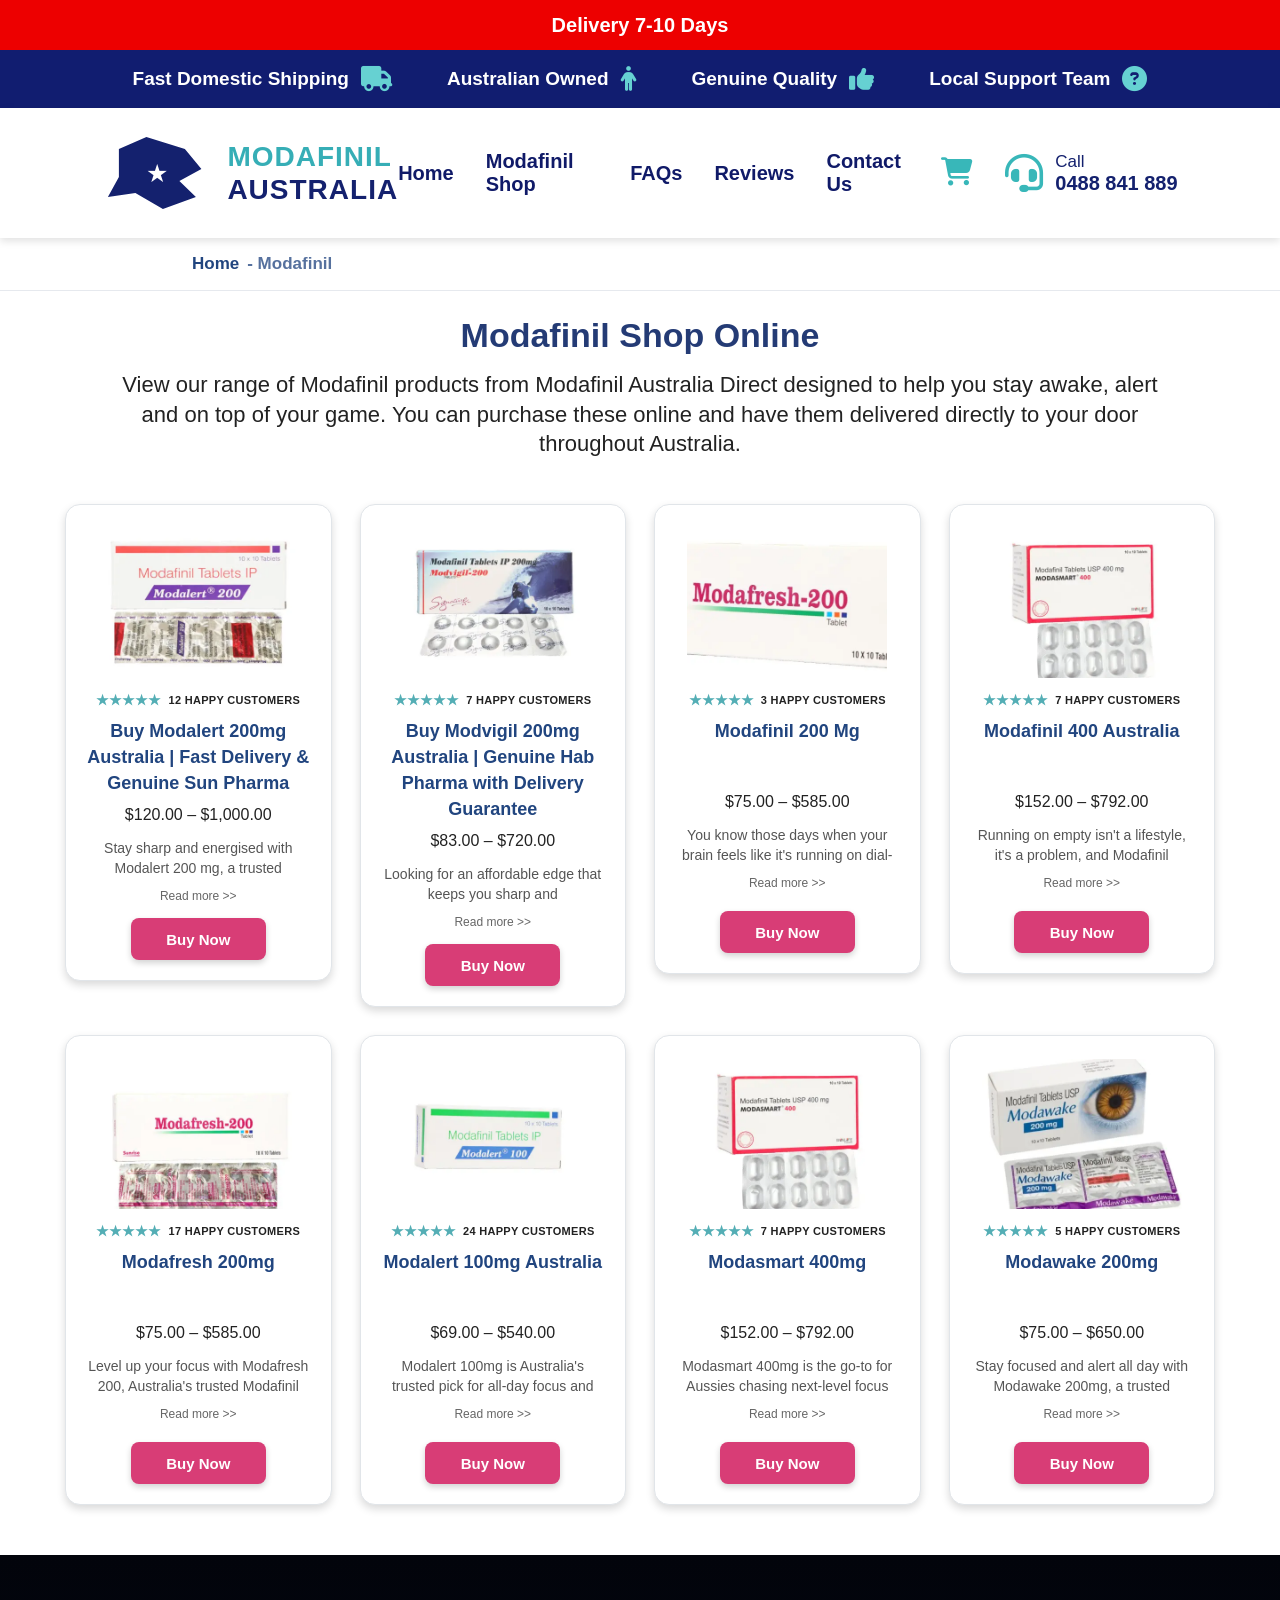
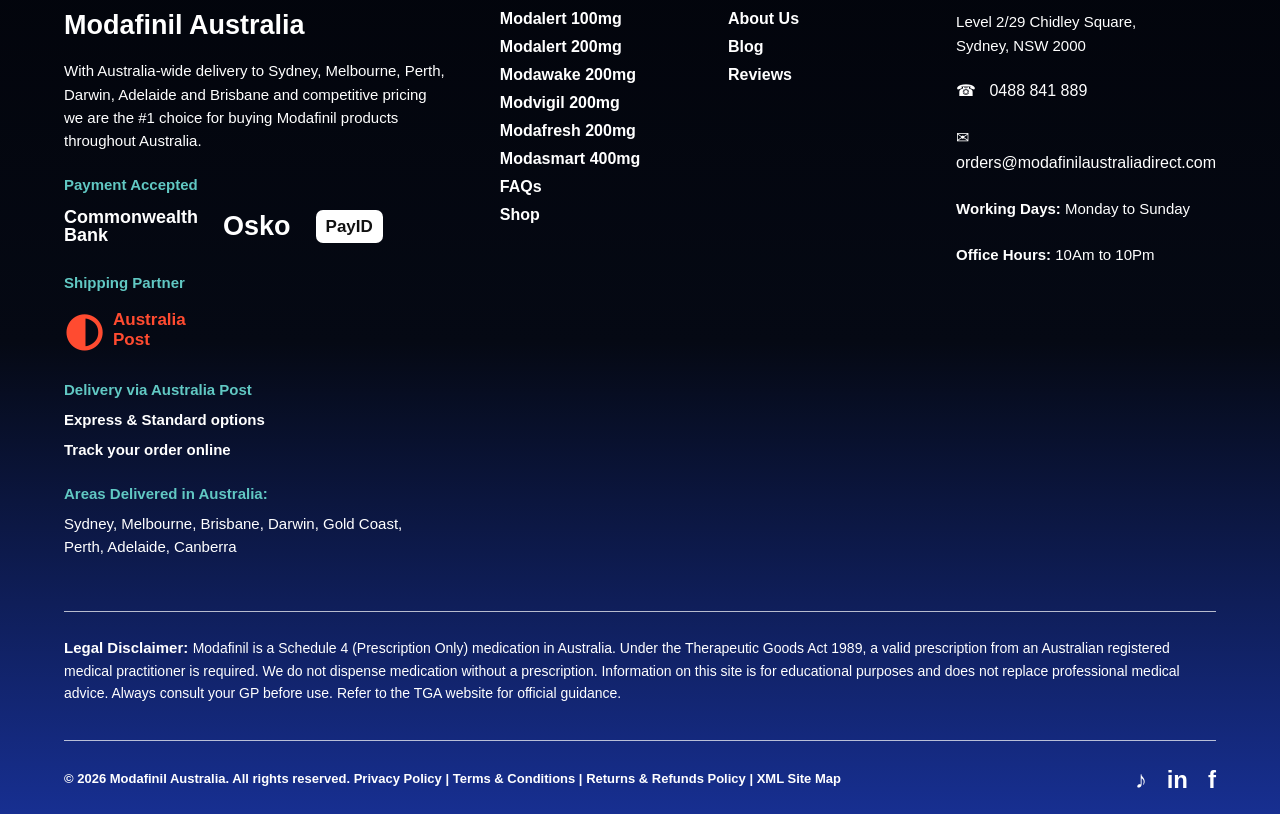
<file: HTML/modafinil.html>
<!DOCTYPE html>
<html lang="en">

<head>
  <meta charset="UTF-8">
  <meta name="viewport" content="width=device-width, initial-scale=1.0">
  <title>Modafinil Shop</title>

  
  <link rel="stylesheet" href="https://cdnjs.cloudflare.com/ajax/libs/font-awesome/6.5.2/css/all.min.css" />

  <link rel="stylesheet" href="../CSS/shared.css">
  <link rel="stylesheet" href="../CSS/modafinil.css">
</head>

<body>

    <section class="home-modafinil">
      <h2><a href="../index.html">Home</a></h2>
      <p>- Modafinil</p>
    </section>

    <section class="shop-section">

      <h2>Modafinil Shop Online</h2>

      <p class="shop-description">
        View our range of Modafinil products from Modafinil Australia Direct
        designed to help you stay awake, alert and on top of your game.
        You can purchase these online and have them delivered directly to
        your door throughout Australia.
      </p>

      <div class="product-container" id="modafinilContainer"></div>

    </section>

  <script src="../JS/products.js"></script>
  <script src="../JS/layout.js"></script>
  <script src="../JS/cart.js"></script>
  <script src="../JS/modafinil.js"></script>

</body>

</html>
</file>
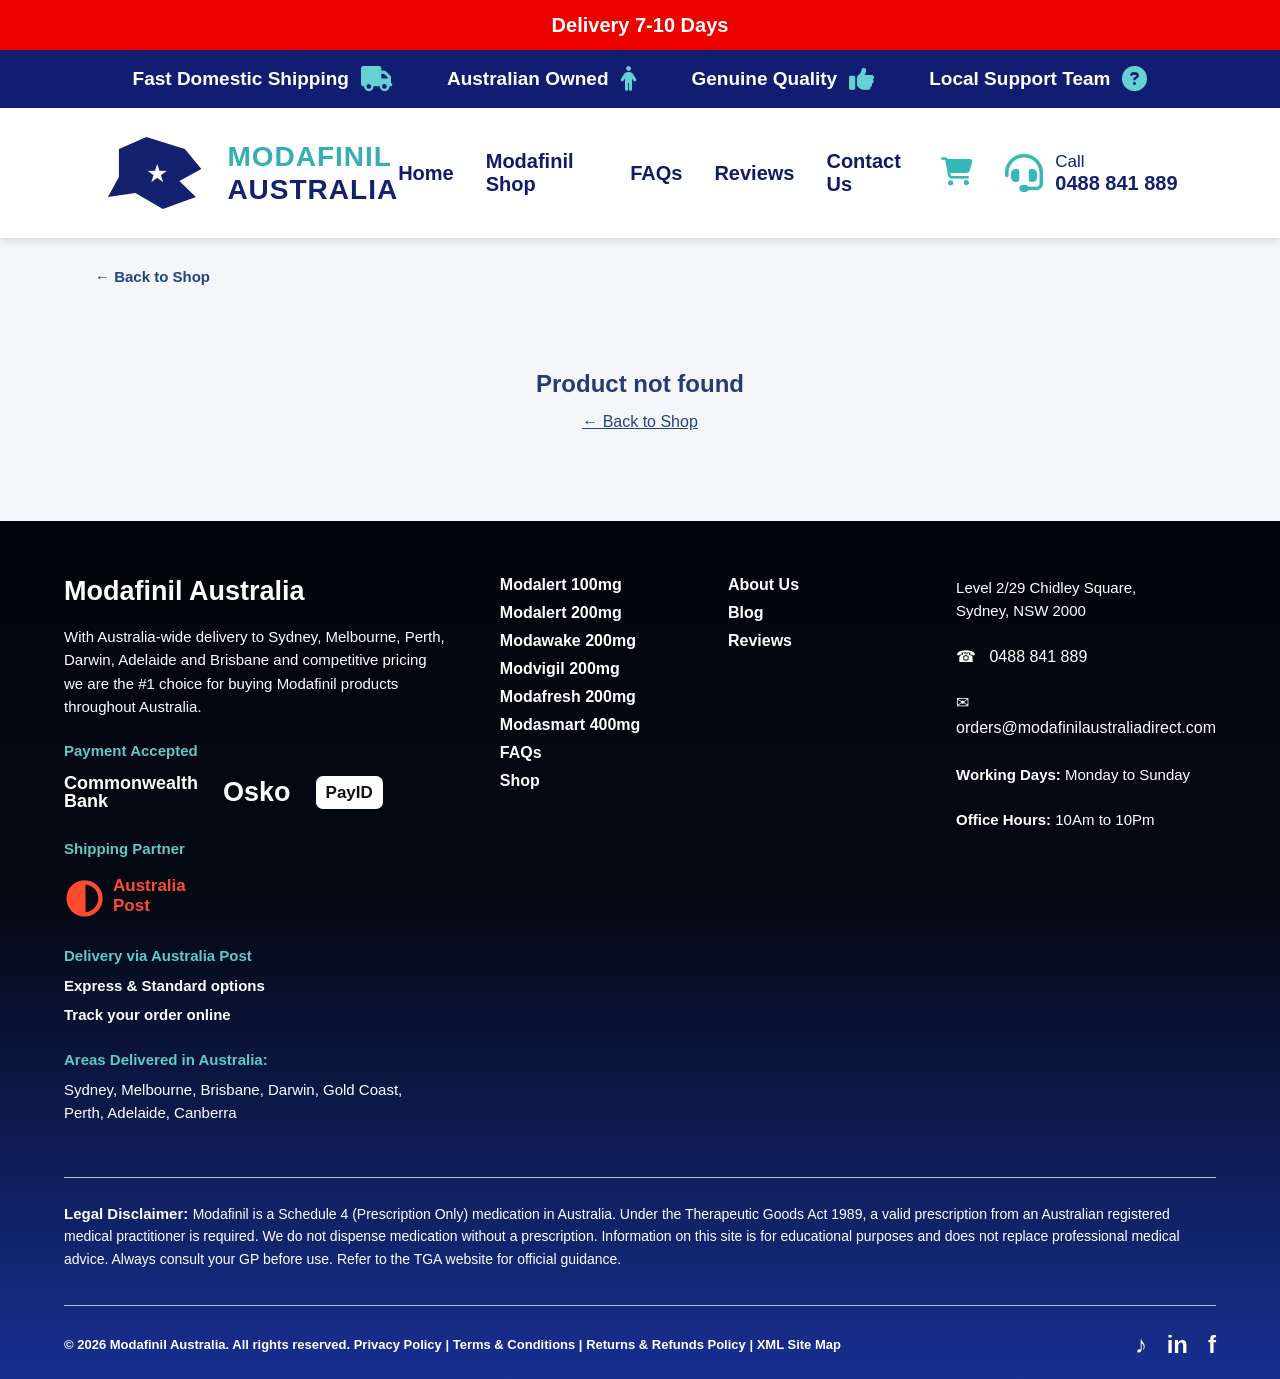
<file: HTML/productDetails.html>
<!DOCTYPE html>
<html lang="en">

<head>
  <meta charset="UTF-8">
  <meta name="viewport" content="width=device-width, initial-scale=1.0">
  <title>Product Details</title>

  
  <link rel="stylesheet" href="https://cdnjs.cloudflare.com/ajax/libs/font-awesome/6.5.2/css/all.min.css" />

  <link rel="stylesheet" href="../CSS/shared.css">
  <link rel="stylesheet" href="../CSS/productDetails.css">
</head>

<body>

    <section class="details-section">

    <a href="modafinil.html" class="back-link">&larr; Back to Shop</a>

    <div class="details-container" id="productDetailsContainer">
    </div>

  </section>

  <script src="../JS/products.js"></script>
  <script src="../JS/layout.js"></script>
  <script src="../JS/cart.js"></script>
  <script src="../JS/productDetails.js"></script>

</body>

</html>
</file>
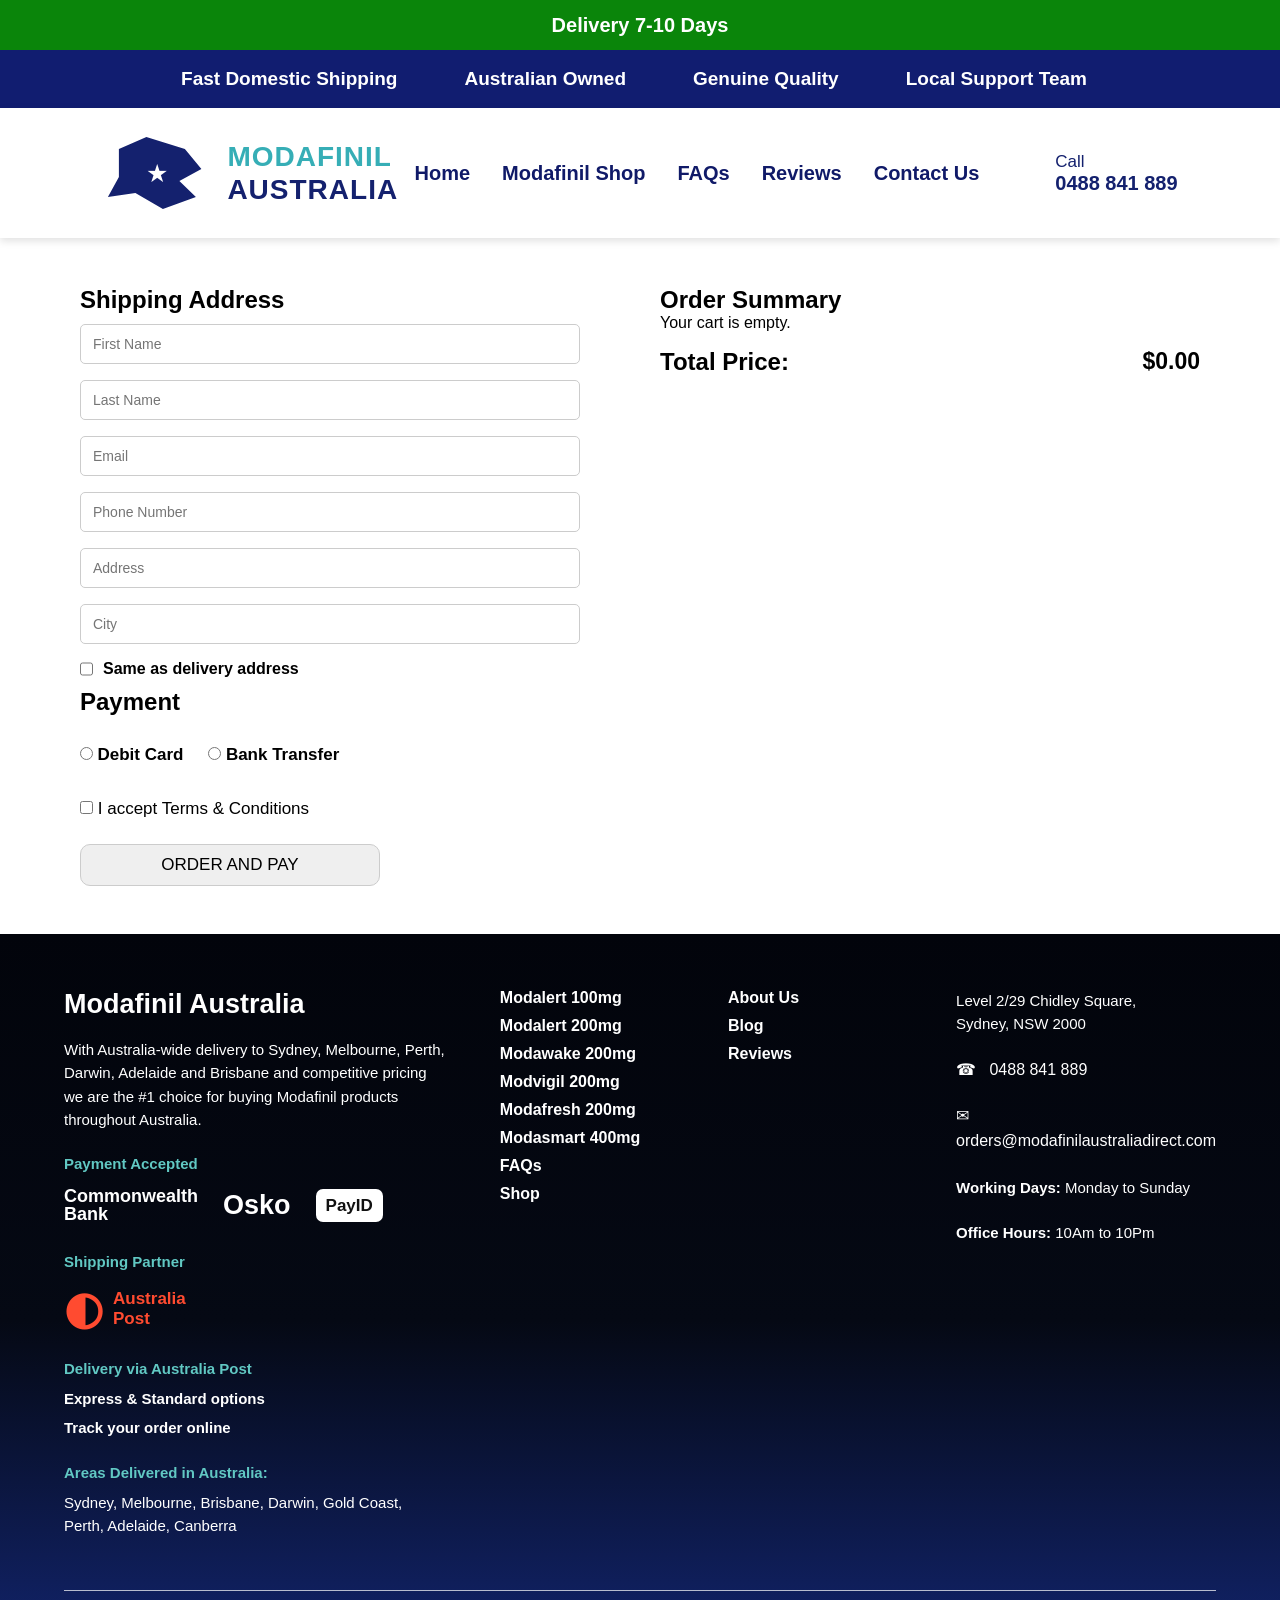
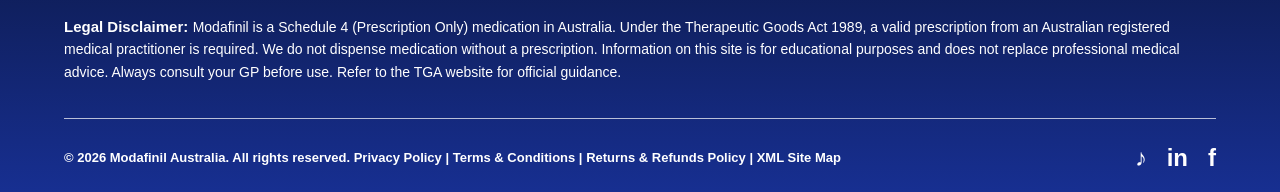
<file: HTML/shipping.html>
<!DOCTYPE html>
<html lang="en">

<head>
    <meta charset="UTF-8">
    <meta name="viewport" content="width=device-width, initial-scale=1.0">
    <title>Checkout</title>
    <link rel="stylesheet" href="../CSS/shipping.css">
    <link rel="stylesheet" href="../CSS/index.css">
</head>

<body>

    <div id="navbar"></div>

    <main class="checkout-container">

        <!-- Left Side -->
        <section class="checkout-left">

            <!-- Shipping Address -->
            <div class="shipping-address">

                <h2 class="section-title">Shipping Address</h2>

                <form class="shipping-form" id="checkout-form">

                    <input class="form-input first-name" type="text" placeholder="First Name" id="first-name"
                        name="first-name">

                    <input class="form-input last-name" type="text" placeholder="Last Name" id="last-name"
                        name="last-name">

                    <input class="form-input" type="email" placeholder="Email" id="email" name="email">

                    <input class="form-input phone" type="tel" placeholder="Phone Number" id="phone-number"
                        name="phone-number">

                    <input class="form-input address" type="text" placeholder="Address" id="address" name="address">

                    <input class="form-input city" type="text" placeholder="City" name="city">

                    <div class="billing-address">
                        <label class="billing-label">
                            <input class="billing-checkbox" type="checkbox">
                            <span class="billing-text">
                                Same as delivery address
                            </span>
                        </label>
                    </div>
                </form>

            </div>

            <!-- Payment -->
            <div class="payment-section">

                <h2 class="section-title">Payment</h2>

                <div class="payment-methods">

                    <label class="payment-option">

                        <input class="payment-radio" type="radio" name="payment">

                        <span class="payment-span">Debit Card</span>

                    </label>

                    <label class="payment-option">

                        <input class="payment-radio" type="radio" name="payment">

                        <span class="payment-span">Bank Transfer</span>

                    </label>

                </div>

                <label class="terms-condition">

                    <input class="terms-checkbox" type="checkbox">

                    <span>I accept Terms & Conditions</span>

                </label>

                <button class="order-btnn" type="submit" form="checkout-form">
                    ORDER AND PAY
                </button>

            </div>

        </section>

        <!-- Right Side -->
        <aside class="checkout-right">

            <h2 class="summary-title">
                Order Summary
            </h2>

            <!-- Product -->
            <div id="order-item">

            </div>

            <div class="total-price-section">
                <h2>Total Price:</h2>
                <p id="total-price"></p>
            </div>
            <!-- Price Summary -->


        </aside>
    </main>

        <div id="footer"></div>


    <script src="../JS/products.js"></script>
    <script src="../JS/layout.js"></script>
    <script src="../JS/cart.js"></script>
    <script src="../JS/shipping.js"></script>
</body>

</html>
</file>
<file: CSS/index.css>
* {
  margin: 0;
  padding: 0;
  box-sizing: border-box;
}

body {
  font-family: Arial, Helvetica, sans-serif;
  background: #fff;
}

.delivery-bar {
  width: 100%;
  height: 50px;
  background: rgb(10,133,10);
  display: flex;
  justify-content: center;
  align-items: center;

  color: white;
}

.delivery-bar p {
  font-size: 20px;
  font-weight: 700;
}

.feature-bar {
  width: 100%;
  min-height: 58px;

  background: #111d70;

  display: flex;
  justify-content: center;
  align-items: center;

  gap: 55px;

  padding: 8px 20px;
}

.feature-item {
  display: flex;
  align-items: center;
  gap: 12px;

  color: white;
  font-size: 19px;
  font-weight: 600;
  white-space: nowrap;
}

.feature-item i {
  color: #66d1d2;
  font-size: 25px;
}

.navbar {
  width: 100%;
  min-height: 130px;

  display: flex;
  align-items: center;

  padding: 15px 8%;

  background: white;

  box-shadow: 0 3px 8px rgba(0, 0, 0, 0.12);

  position: relative;
  z-index: 100;
}

.logo {
  display: flex;
  align-items: center;

  gap: 15px;

  flex-shrink: 0;
}

.logo-australia {
  width: 110px;
  height: 80px;

  background: #14216e;

  clip-path: polygon(
    15% 20%,
    40% 5%,
    75% 20%,
    90% 45%,
    70% 60%,
    85% 80%,
    55% 95%,
    30% 75%,
    5% 80%,
    15% 55%
  );

  display: flex;
  align-items: center;
  justify-content: center;

  color: white;
  font-size: 25px;
}

.logo-text h2 {
  line-height: 1;
  font-size: 28px;
  letter-spacing: 1px;
}

.logo-text h2:first-child {
  color: #36aeb6;
}

.logo-text h2:last-child {
  color: #14216e;
  margin-top: 5px;
}

.nav-menu {
  margin-left: auto;

  display: flex;
  align-items: center;

  gap: 32px;
}

.nav-menu a {
  text-decoration: none;

  color: #101a68;

  font-size: 20px;
  font-weight: 700;

  transition: 0.3s;
}

.nav-menu a:hover {
  color: #36aeb6;
}

.cart {
  color: #38b7b9 !important;
  font-size: 28px !important;
}

.call-box {
  display: flex;
  align-items: center;
  gap: 12px;

  color: #14216e;
}

.call-box > i {
  color: #38b7b9;
  font-size: 38px;
}

.call-box div {
  display: flex;
  flex-direction: column;
}

.call-box span {
  font-size: 17px;
}

.call-box strong {
  font-size: 20px;
  white-space: nowrap;
}

.menu-btn {
  display: none;

  border: none;
  background: transparent;

  color: #14216e;

  font-size: 30px;

  cursor: pointer;
}

@media (max-width: 1100px) {

  .navbar {
    padding: 15px 4%;
  }

  .nav-menu {
    gap: 18px;
  }

  .nav-menu a {
    font-size: 17px;
  }

  .logo-australia {
    width: 80px;
    height: 65px;
  }

  .logo-text h2 {
    font-size: 22px;
  }

  .feature-bar {
    gap: 25px;
  }

  .feature-item {
    font-size: 15px;
  }

  .home_image_head {
    left: 80px;
  }

  .home_image_head h2 {
    font-size: 38px;
  }

  .home_image_head h3 {
    font-size: 28px;
  }

}

@media (max-width: 768px) {

  

  .delivery-bar {
    height: 42px;
  }

  .delivery-bar p {
    font-size: 15px;
  }

  

  .feature-bar {
    min-height: auto;

    display: grid;
    grid-template-columns: 1fr 1fr;

    gap: 10px;

    padding: 12px 15px;
  }

  .feature-item {
    justify-content: center;

    font-size: 12px;
    gap: 6px;
  }

  .feature-item i {
    font-size: 16px;
  }

  

  .navbar {
    min-height: 85px;

    padding: 10px 20px;

    justify-content: space-between;
  }

  

  .logo {
    gap: 8px;
  }

  .logo-australia {
    width: 55px;
    height: 45px;
    font-size: 15px;
  }

  .logo-text h2 {
    font-size: 17px;
  }

  

  .menu-btn {
    display: block;
  }

  

  .nav-menu {
    display: none;

    position: absolute;

    top: 100%;
    left: 0;

    width: 100%;

    background: white;

    flex-direction: column;

    align-items: stretch;

    gap: 0;

    padding: 10px 20px;

    box-shadow: 0 5px 10px rgba(0, 0, 0, 0.15);
  }

  .nav-menu.active {
    display: flex;
  }

  .nav-menu a {
    font-size: 17px;

    padding: 14px 5px;

    border-bottom: 1px solid #ddd;
  }

  

  .cart {
    display: none;
  }

  

  .call-box {
    padding: 14px 5px;
  }

  .call-box > i {
    font-size: 28px;
  }

  .call-box span {
    font-size: 14px;
  }

  .call-box strong {
    font-size: 16px;
  }

  .hero {
    height: 250px;
  }

}

/* hero  */



/* Main Banner */
.hero {
  position: relative;
  width: 100%;
  height: 650px; /* image ki height yahan se control hogi */
  overflow: hidden;
}

/* Image */
.hero-image {
  position: absolute;
  inset: 0;

  width: 100%;
  height: 100%;

  object-fit: cover;
  object-position: center;
}

/* Left Content */
.hero-content {
  position: absolute;
  top: 80px;
  left: 4%;

  width: 50%;
  z-index: 2;
}

/* Main Heading */
.hero-content h1 {
  font-size: clamp(45px, 5vw, 82px);
  line-height: 0.95;

  font-weight: 800;
  color: #10254b;

  margin-bottom: 30px;
}

.hero-content h1 span {
  color: #1261c9;
}

/* Sub Heading */
.hero-content h2 {
  font-size: clamp(22px, 2.3vw, 38px);
  font-weight: 600;

  color: #10254b;

  margin-bottom: 45px;
}

.hero-content h2 b {
  margin: 0 12px;
  font-weight: 400;
}

/* Features */
.features {
  display: flex;
  align-items: flex-start;
  gap: clamp(35px, 5vw, 80px);

  margin-left: 25px;
}

/* Individual Feature */
.feature {
  width: 130px;
  text-align: center;

  color: #10254b;
}

.feature i {
  display: block;

  font-size: 65px;
  color: #1261c9;

  margin-bottom: 18px;
}

.feature p {
  font-size: 24px;
  line-height: 1.25;
  font-weight: 600;
}

.feature p strong {
  font-weight: 800;
}

/* Order Button */
.order-btn {
  margin-top: 55px;
  margin-left: 0;
  width: 100%;
  max-width: 465px;
  height: 90px;
  border: none;
  border-radius: 50px;
  background: #1265d1;
  color: white;
  display: flex;
  align-items: center;
  justify-content: center;
  gap: 25px;
  font-size: 34px;
  font-weight: 700;
  cursor: pointer;
  box-shadow: 0 8px 20px rgba(0, 0, 0, 0.15);
  transition: 0.3s;
}

.order-btn i {
  font-size: 42px;
}

.order-now {
  font-size: 42px;
  color: white;
  text-decoration: none;
}

.order-btn:hover {
  transform: translateY(-3px);
  background: #0956bd;
}


/* Tablet */
@media (max-width: 991px) {
  .order-btn {
    max-width: 400px;
    height: 75px;
    font-size: 28px;
    gap: 18px;
  }

  .order-btn i {
    font-size: 34px;
  }

  .order-now {
    font-size: 34px;
  }
}


/* Mobile */
@media (max-width: 600px) {
  .order-btn {
    width: 100%;
    max-width: 350px;
    height: 65px;
    margin-top: 35px;
    gap: 12px;
    font-size: 22px;
  }

  .order-btn i {
    font-size: 20px;
  }

  .order-now {
    font-size: 20px;
  }
}


/* Small Mobile */
@media (max-width: 400px) {
  .order-btn {
    max-width: 100%;
    height: 58px;
    margin-top: 25px;
    gap: 10px;
  }

  .order-btn i {
    font-size: 18px;
  }

  .order-now {
    font-size: 18px;
  }
}


/* Very Small Mobile */
@media (max-width: 320px) {
  .order-btn {
    height: 52px;
    border-radius: 30px;
    gap: 8px;
  }

  .order-btn i {
    font-size: 15px;
  }

  .order-now {
    font-size: 20px;
  }
}


/* =========================
   TABLET
========================= */

@media (max-width: 1000px) {

  .hero {
    height: 550px;
  }

  .hero-content {
    top: 55px;
    left: 4%;
  }

  .hero-content h1 {
    font-size: 55px;
  }

  .hero-content h2 {
    font-size: 25px;
    margin-bottom: 30px;
  }

  .features {
    gap: 25px;
    margin-left: 0;
  }

  .feature i {
    font-size: 45px;
  }

  .feature p {
    font-size: 17px;
  }

  .order-btn {
    width: 330px;
    height: 65px;

    margin-top: 35px;

    font-size: 24px;
  }

  .order-btn i {
    font-size: 28px;
  }
}


/* =========================
   MOBILE
========================= */

@media (max-width: 600px) {

  .hero {
    height: 400px;
  }

  .hero-image {
    object-position: 65% center;
  }

  .hero-content {
    top: 35px;
    left: 20px;

    width: 55%;
  }

  .hero-content h1 {
    font-size: 35px;
    line-height: 1;
    margin-bottom: 18px;
  }

  .hero-content h2 {
    font-size: 15px;
    margin-bottom: 25px;
  }

  .hero-content h2 b {
    margin: 0 5px;
  }

  .features {
    gap: 8px;
    margin-left: 0;
  }

  .feature {
    width: 75px;
  }

  .feature i {
    font-size: 30px;
    margin-bottom: 8px;
  }

  .feature p {
    font-size: 11px;
  }

  .order-btn {
    width: 190px;
    height: 48px;

    margin-top: 25px;

    gap: 10px;

    font-size: 15px;
  }

  .order-btn i {
    font-size: 20px;
  }
}

/* hero  */

.products-section {
  max-width: 1200px;
  margin: 50px auto;
  padding: 0 2%;
}

.products-head {
  display: flex;
  align-items: center;
  justify-content: space-between;

  margin-bottom: 25px;
}

.products-head h2 {
  font-size: 30px;
  color: #14216e;
}

.products-arrows {
  display: flex;
  gap: 12px;
}

.arrow-btn {
  width: 45px;
  height: 45px;

  border: none;
  border-radius: 50%;

  background: #14216e;
  color: #fff;

  font-size: 17px;

  cursor: pointer;

  transition: background 0.3s ease;
}

.arrow-btn:hover:not(:disabled) {
  background: #1f31a8;
}

.arrow-btn:disabled {
  opacity: 0.35;
  cursor: not-allowed;
}

.products-slider {
  overflow: hidden;
}

.products-track {
  display: flex;

  transition: transform 0.45s ease;
}

.product-card {
  flex: 0 0 25%;
  padding: 0 10px;
}

.product-card-inner {
  border: 1px solid #e5e5e5;
  border-radius: 10px;

  background: #fff;

  padding: 15px;

  text-align: center;

  transition: box-shadow 0.3s ease, transform 0.3s ease;
}

.product-card-inner:hover {
  box-shadow: 0 6px 18px rgba(0, 0, 0, 0.12);
  transform: translateY(-4px);
}

.product-img {
  width: 100%;
  height: 180px;

  border-radius: 8px;
  overflow: hidden;

  background: #f4f4f4;
}

.product-img img {
  height: 100%;
  width: 100%;
  object-fit: cover;
}

.product-name {
  font-size: 20px;
  color: #14216e;

  margin: 14px 0 8px;
}

.stars {
  display: flex;
  justify-content: center;
  gap: 3px;

  margin-bottom: 14px;
}

.stars i {
  color: #f5a623;
  font-size: 16px;
}

.product-price {
  display: flex;
  align-items: center;
  justify-content: center;
  gap: 10px;

  margin-bottom: 14px;
}

.price-now {
  font-size: 22px;
  font-weight: 700;
  color: #14216e;
}

.price-old {
  font-size: 16px;
  color: #999;
  text-decoration: line-through;
}

.buy-btn {
  width: 100%;

  padding: 12px 0;

  border: none;
  border-radius: 6px;

  background: #14216e;
  color: #fff;

  font-size: 16px;
  font-weight: 600;

  cursor: pointer;

  transition: background 0.3s ease;
}

.buy-btn:hover {
  background: #1f31a8;
}

@media (max-width: 900px) {

  .product-card {
    flex: 0 0 50%;
  }

}

@media (max-width: 480px) {

  .product-card {
    flex: 0 0 100%;
  }

  .products-head h2 {
    font-size: 24px;
  }

}

.features-section {
  width: 100%;
  min-height: 190px;

  background: #111217;

  display: grid;
  grid-template-columns: repeat(4, 1fr);

  align-items: center;

  padding: 20px 50px;

  gap: 20px;
}

.feature-box {
  display: flex;
  flex-direction: column;
  align-items: center;
  justify-content: center;

  text-align: center;

  min-width: 0;
}

.feature-icon {
  width: 92px;
  height: 92px;

  border: 2px solid #d9e2ed;

  border-radius: 50%;

  display: flex;
  align-items: center;
  justify-content: center;

  margin-bottom: 12px;
}

.feature-icon i {
  color: #d9e2ed;

  font-size: 38px;
}

.feature-box p {
  color: #19b7c5;

  font-size: 20px;
  font-weight: 600;

  line-height: 1.2;

  white-space: nowrap;
}

@media (max-width: 1100px) {

  .features-section {
    padding: 20px 25px;
  }

  .feature-icon {
    width: 85px;
    height: 85px;
  }

  .feature-icon i {
    font-size: 34px;
  }

  .feature-box p {
    font-size: 16px;
  }

}

@media (max-width: 768px) {

  .features-section {
    grid-template-columns: repeat(2, 1fr);

    min-height: auto;

    padding: 30px 15px;

    row-gap: 35px;
  }

  .feature-icon {
    width: 75px;
    height: 75px;

    margin-bottom: 10px;
  }

  .feature-icon i {
    font-size: 29px;
  }

  .feature-box p {
    font-size: 14px;

    white-space: normal;

    max-width: 180px;
  }

}

@media (max-width: 480px) {

  .features-section {
    padding: 25px 10px;

    gap: 25px 5px;
  }

  .feature-icon {
    width: 62px;
    height: 62px;
  }

  .feature-icon i {
    font-size: 24px;
  }

  .feature-box p {
    font-size: 12px;

    max-width: 140px;
  }

}

.reviews-section {
  width: 100%;
  padding: 30px 5% 70px;

  background: #fff;
}

.reviews-title {
  text-align: center;

  color: #142d80;

  font-size: 40px;
  font-weight: 600;

  margin-bottom: 45px;

  line-height: 1.2;
}

.reviews-wrapper {
  width: 100%;

  display: flex;
  align-items: center;

  gap: 20px;
}

.reviews-container {
  flex: 1;
  min-width: 0;

  overflow: hidden;
}

.reviews-track {
  display: flex;

  transition: transform 0.45s ease;
}

.review-slot {
  flex: 0 0 33.333%;
  padding: 0 12.5px;
}

.review-card {
  flex: 0 0 auto;

  min-height: 340px;

  background: #edf7fa;

  border: 1px solid #9ed4df;

  border-radius: 30px;

  padding: 42px 45px 30px;

  text-align: center;

  display: flex;
  flex-direction: column;
  align-items: center;

  transition: all 0.3s ease;
}

.review-card:hover {
  transform: translateY(-5px);

  box-shadow: 0 8px 20px rgba(0, 0, 0, 0.08);
}

.review-card h3 {
  color: #18234c;

  font-size: 25px;
  font-weight: 700;

  margin-bottom: 15px;

  line-height: 1.2;
}

.stars {
  color: #e5a51b;

  font-size: 26px;

  letter-spacing: 2px;

  margin-bottom: 22px;
}

.review-card p {
  color: #26314f;

  font-size: 18px;

  line-height: 1.4;

  margin: 0 auto 25px;

  max-width: 430px;
}

.review-card h4 {
  margin-top: auto;

  color: #21489b;

  font-size: 20px;

  font-weight: 600;

  line-height: 1.3;
}

.review-arrow {
  width: 45px;
  height: 45px;

  flex-shrink: 0;

  border: none;

  background: transparent;

  color: #222;

  font-size: 25px;

  cursor: pointer;

  display: flex;
  align-items: center;
  justify-content: center;

  transition: 0.2s;
}

.review-arrow:hover {
  color: #1648a0;
  transform: scale(1.15);
}

@media (max-width: 1100px) {

  .reviews-section {
    padding: 30px 4% 60px;
  }

  .reviews-title {
    font-size: 32px;

    margin-bottom: 35px;
  }

  .review-slot {
    flex: 0 0 50%;
  }

  .review-card {
    padding: 35px 30px;
  }

  .review-card h3 {
    font-size: 22px;
  }

  .review-card p {
    font-size: 16px;
  }

}

@media (max-width: 768px) {

  .reviews-section {
    padding: 25px 15px 50px;
  }

  .reviews-title {
    font-size: 26px;

    margin-bottom: 30px;
  }

  .reviews-wrapper {
    gap: 5px;
  }

  .review-slot {
    flex: 0 0 100%;
  }

  .review-card {
    min-height: 310px;

    padding: 30px 25px;

    border-radius: 25px;
  }

  .review-card h3 {
    font-size: 21px;
  }

  .stars {
    font-size: 23px;

    margin-bottom: 18px;
  }

  .review-card p {
    font-size: 16px;

    line-height: 1.5;
  }

  .review-card h4 {
    font-size: 17px;
  }

  .review-arrow {
    width: 30px;

    font-size: 20px;
  }

}

@media (max-width: 480px) {

  .reviews-title {
    font-size: 22px;

    padding: 0 10px;
  }

  .review-card {
    min-height: 330px;

    padding: 28px 20px;
  }

  .review-card h3 {
    font-size: 19px;
  }

  .stars {
    font-size: 21px;
  }

  .review-card p {
    font-size: 14px;
  }

  .review-card h4 {
    font-size: 16px;
  }

}

.post-delivery{
  width: 100%;
  overflow: hidden;
}

.post-delivery img{
  width: 100%;
  height: auto;
  display: block;
  object-fit: cover;
}

.modafinil-section {
  width: 100%;
  max-width: 1250px;
  margin: 0 auto;
  padding: 20px 25px 40px;
}

.modafinil-section > h2 {
  font-size: 22px;
  font-weight: 700;
  color: #1e293b;
  margin-bottom: 18px;
}

.content-grid {
  display: grid;
  grid-template-columns: 1fr 1fr;
  gap: 28px;
  align-items: start;
}

.column {
  display: flex;
  flex-direction: column;
  gap: 20px;
}

.info-box {
  display: flex;
  align-items: flex-start;
  gap: 16px;

  background: linear-gradient(
    135deg,
    #eef7f6,
    #e9f1f1
  );

  border-radius: 15px;
  padding: 20px 22px;

  min-height: 120px;
}

.icon {
  flex-shrink: 0;

  width: 25px;
  height: 25px;

  border-radius: 50%;

  display: flex;
  align-items: center;
  justify-content: center;

  background: #55b9ad;
  color: white;

  font-size: 16px;
  font-weight: bold;

  margin-top: 3px;
}

.info-box h3 {
  color: #173b73;
  font-size: 22px;
  line-height: 1.25;
  font-weight: 700;

  margin-bottom: 8px;
}

.info-box p {
  color: #263746;

  font-size: 17px;
  line-height: 1.45;

  font-weight: 400;
}

.info-box ul {
  margin-top: 7px;
  padding-left: 20px;
}

.info-box li {
  color: #263746;
  font-size: 17px;
  line-height: 1.4;
  margin-bottom: 5px;
}

.info-box strong {
  font-weight: 700;
}

.info-box em {
  font-style: italic;
}

@media (max-width: 900px) {

  .content-grid {
    grid-template-columns: 1fr;
    gap: 20px;
  }

  .column {
    gap: 16px;
  }

  .modafinil-section {
    padding: 20px;
  }

  .info-box h3 {
    font-size: 20px;
  }

  .info-box p,
  .info-box li {
    font-size: 16px;
  }
}

@media (max-width: 600px) {

  .modafinil-section {
    padding: 15px;
  }

  .modafinil-section > h2 {
    font-size: 19px;
    line-height: 1.3;
  }

  .info-box {
    gap: 12px;
    padding: 16px;
    border-radius: 12px;
  }

  .icon {
    width: 22px;
    height: 22px;
    font-size: 14px;
  }

  .info-box h3 {
    font-size: 18px;
  }

  .info-box p,
  .info-box li {
    font-size: 15px;
    line-height: 1.45;
  }
}

.choose-product{
  gap: 20px;
  display: flex;
  align-items: center;
  justify-content: center;
  margin: 2rem auto;
  background: red;
  color: white;
  padding: 20px;
  max-width: 400px;
  text-align: center;
  border-radius: 50px;
  cursor: pointer;
}
.choose-product > button{
  border: none;
  background: red;
}
.choose-product  button a{
  text-decoration: none;
  color: white;
  font-size: 20px;
  cursor: pointer;

}

.choose-product >span {
  font-size: 20px;

}
.choose-product:hover{
  background: rgba(255, 0, 0, 0.868);
}
.choose-product:hover button{
  background: rgba(255, 0, 0, 0.868);
}

* {
  margin: 0;
  padding: 0;
  box-sizing: border-box;
}

body {
  font-family: Arial, Helvetica, sans-serif;
}

.used-by {
  width: 100%;
  background: #162b91;
  padding: 25px 30px 35px;
  color: white;
}

.used-container {
  width: 100%;
  max-width: 1750px;
  margin: auto;
}

.used-container > h2 {
  text-align: center;

  font-size: 24px;
  font-weight: 700;

  margin-bottom: 22px;
}

.used-list {
  width: 100%;

  display: grid;
  grid-template-columns: repeat(8, 1fr);

  align-items: start;
  justify-content: center;

  gap: 15px;
}

.used-item {
  display: flex;
  flex-direction: column;

  align-items: center;
  justify-content: flex-start;

  text-align: center;
}

.used-icon {
  width: 105px;
  height: 105px;

  border-radius: 50%;

  background: #62c8c4;

  display: flex;
  align-items: center;
  justify-content: center;

  margin-bottom: 9px;

  position: relative;

  border: 2px solid rgba(255, 255, 255, 0.12);
}

.used-icon i {
  font-size: 48px;
  color: #e5ead7;
}

.used-item h3 {
  color: #ffffff;

  font-size: 21px;
  font-weight: 700;

  line-height: 1.2;

  white-space: nowrap;
}

.bottom-text {
  text-align: center;

  color: #ffffff;

  font-size: 19px;
  font-weight: 500;

  margin-top: 28px;
}

@media (max-width: 1200px) {

  .used-list {
    grid-template-columns: repeat(4, 1fr);
    row-gap: 25px;
  }

}

@media (max-width: 768px) {

  .used-by {
    padding: 25px 20px 30px;
  }

  .used-list {
    grid-template-columns: repeat(4, 1fr);
    gap: 20px 10px;
  }

  .used-icon {
    width: 80px;
    height: 80px;
  }

  .used-icon i {
    font-size: 35px;
  }

  .used-item h3 {
    font-size: 16px;
    white-space: normal;
  }

  .bottom-text {
    font-size: 16px;
  }

}

@media (max-width: 480px) {

  .used-by {
    padding: 22px 12px 28px;
  }

  .used-container > h2 {
    font-size: 21px;
    margin-bottom: 20px;
  }

  .used-list {
    grid-template-columns: repeat(2, 1fr);
    gap: 25px 10px;
  }

  .used-icon {
    width: 75px;
    height: 75px;
  }

  .used-icon i {
    font-size: 32px;
  }

  .used-item h3 {
    font-size: 15px;
    margin-top: 2px;
  }

  .bottom-text {
    font-size: 14px;
    line-height: 1.4;
    margin-top: 25px;
  }

}

.footer {
  width: 100%;
  background: linear-gradient(
    180deg,
    #02040b 0%,
    #050914 45%,
    #172f91 100%
  );

  color: #fff;

  padding: 55px 5% 20px;
}

.footer-container {
  width: 100%;
  max-width: 1400px;
  margin: auto;

  display: grid;

  grid-template-columns:
    2.2fr
    1fr
    1fr
    1.5fr;

  gap: 55px;
}

.footer-column {
  color: #fff;
}

.footer-column h2 {
  font-size: 27px;
  margin-bottom: 18px;
}

.footer-column p {
  font-size: 15px;
  line-height: 1.55;
  margin-bottom: 18px;
}

.footer-column h4 {
  color: #61c8c3;
  font-size: 15px;
  margin-top: 24px;
  margin-bottom: 10px;
}

.payment-methods {
  display: flex;
  align-items: center;
  gap: 25px;

  margin: 15px 0 30px;
}

.payment-methods span {
  color: #fff;
  font-weight: 700;
  font-size: 18px;
  line-height: 1;
}

.payment-methods span:nth-child(2) {
  font-size: 27px;
}

.payment-methods span:nth-child(3) {
  background: #fff;
  color: #111;

  padding: 8px 10px;

  border-radius: 7px;

  font-size: 17px;
}

.auspost {
  display: flex;
  align-items: center;
  gap: 10px;

  margin: 12px 0 25px;

  color: #ff4b30;

  font-weight: 700;
}

.auspost-icon {
  font-size: 45px;
}

.auspost span:last-child {
  font-size: 17px;
}

.footer-link {
  color: #fff !important;
  font-weight: 600;
  margin-bottom: 6px !important;
}

.footer-link:hover {
  color: #61c8c3 !important;
}

.footer-menu {
  list-style: none;

  padding: 0;
  margin: 0;
}

.footer-menu li {
  font-size: 16px;
  font-weight: 600;

  margin-bottom: 10px;

  cursor: pointer;
}

.footer-menu li:hover {
  color: #61c8c3;
}

.contact-column p {
  margin-bottom: 22px;
}

.contact {
  font-size: 16px !important;
}

.disclaimer {
  width: 100%;
  max-width: 1400px;

  margin: 35px auto 0;

  padding-top: 25px;

  border-top: 1px solid rgba(255, 255, 255, 0.7);
}

.disclaimer h4 {
  display: inline;

  font-size: 15px;

  color: #fff;
}

.disclaimer p {
  display: inline;

  font-size: 14px;

  line-height: 1.6;

  color: #fff;
}

.footer-bottom {
  width: 100%;
  max-width: 1400px;

  margin: 35px auto 0;

  padding-top: 25px;

  border-top: 1px solid rgba(255, 255, 255, 0.7);

  display: flex;

  align-items: center;
  justify-content: space-between;

  gap: 20px;
}

.footer-bottom p {
  font-size: 13px;
  font-weight: 600;

  line-height: 1.6;
}

.footer-bottom a {
  color: #fff;
  text-decoration: none;
}

.footer-bottom a:hover {
  color: #61c8c3;
}

.social-icons {
  display: flex;
  align-items: center;
  gap: 20px;
}

.social-icons a {
  color: #fff;

  font-size: 24px;
  font-weight: 700;

  text-decoration: none;
}

@media (max-width: 1000px) {

  .footer-container {
    grid-template-columns: 1fr 1fr;
    gap: 40px;
  }

}

@media (max-width: 600px) {

  .footer {
    padding: 40px 20px 20px;
  }

  .footer-container {
    grid-template-columns: 1fr;
    gap: 30px;
  }

  .footer-column h2 {
    font-size: 23px;
  }

  .footer-column p {
    font-size: 14px;
  }

  .payment-methods {
    flex-wrap: wrap;
  }

  .footer-menu li {
    font-size: 15px;
  }

  .disclaimer {
    margin-top: 25px;
  }

  .disclaimer p {
    font-size: 13px;
  }

  .footer-bottom {
    flex-direction: column;
    align-items: flex-start;
  }

  .social-icons {
    align-self: flex-end;
  }

}

.faq-section {
  width: 100%;
  max-width: 1500px;
  margin: 0 auto;
  padding: 30px 70px 80px;
}

.faq-title {
  text-align: center;
  font-size: 42px;
  line-height: 1.2;
  margin: 0 0 55px;
  font-weight: 700;
}

.faq-grid {
  display: grid;
  grid-template-columns: 1fr 1fr;
  gap: 45px;
}

.faq-column {
  width: 100%;
}

.faq-item {
  border-top: 1px solid #777;
}

.faq-item:last-child {
  border-bottom: 1px solid #777;
}

.faq-question {
  display: flex;
  align-items: center;
  justify-content: space-between;

  gap: 20px;

  padding: 25px 5px;

  cursor: pointer;
}

.faq-question h2 {
  margin: 0;

  font-size: 23px;
  line-height: 1.3;

  font-weight: 700;
}

.faq-toggle {
  width: 35px;
  height: 35px;

  flex-shrink: 0;

  border: none;
  background: transparent;

  padding: 0;

  cursor: pointer;

  display: flex;
  align-items: center;
  justify-content: center;
}

.icon {
  width: 25px;
  height: 25px;

  border: 2px solid #222;
  border-radius: 50%;

  display: flex;
  align-items: center;
  justify-content: center;

  font-size: 20px;
  line-height: 1;
  font-weight: 400;

  transition: 0.2s ease;
}

.faq-answer {
  max-height: 500px;

  overflow: hidden;

  opacity: 1;

  padding: 0 45px 28px 5px;

  transition:
    max-height 0.35s ease,
    opacity 0.25s ease,
    padding 0.35s ease;
}

.faq-answer p {
  margin: 0;

  font-size: 17px;
  line-height: 1.45;

  color: #444;
}

.faq-item.closed .faq-answer {
  max-height: 0;

  opacity: 0;

  padding-top: 0;
  padding-bottom: 0;
}

.faq-full {
  margin-top: 50px;
}

@media (max-width: 900px) {

  .faq-section {
    padding: 30px 25px 60px;
  }

  .faq-title {
    font-size: 34px;
  }

  .faq-grid {
    grid-template-columns: 1fr;
    gap: 0;
  }

  .faq-question h2 {
    font-size: 21px;
  }

  .faq-answer p {
    font-size: 16px;
  }

}

@media (max-width: 600px) {

  .faq-section {
    padding: 25px 15px 50px;
  }

  .faq-title {
    font-size: 27px;
    margin-bottom: 35px;
  }

  .faq-question {
    padding: 20px 0;
    gap: 10px;
  }

  .faq-question h2 {
    font-size: 18px;
  }

  .faq-answer {
    padding-left: 0;
    padding-right: 25px;
    padding-bottom: 22px;
  }

  .faq-answer p {
    font-size: 15px;
  }

  .faq-toggle {
    width: 30px;
    height: 30px;
  }

  .icon {
    width: 23px;
    height: 23px;
    font-size: 18px;
  }

}
</file>
<file: CSS/shared.css>
.delivery-bar {
  width: 100%;
  height: 50px;
  background: #ed0000;

  display: flex;
  justify-content: center;
  align-items: center;

  color: white;
}

.delivery-bar p {
  font-size: 20px;
  font-weight: 700;
}

.feature-bar {
  width: 100%;
  min-height: 58px;

  background: #111d70;

  display: flex;
  justify-content: center;
  align-items: center;

  gap: 55px;

  padding: 8px 20px;
}

.feature-item {
  display: flex;
  align-items: center;
  gap: 12px;

  color: white;
  font-size: 19px;
  font-weight: 600;
  white-space: nowrap;
}

.feature-item i {
  color: #66d1d2;
  font-size: 25px;
}

.navbar {
  width: 100%;
  min-height: 130px;

  display: flex;
  align-items: center;

  padding: 15px 8%;

  background: white;

  box-shadow: 0 3px 8px rgba(0, 0, 0, 0.12);

  position: relative;
  z-index: 100;
}

.logo {
  display: flex;
  align-items: center;

  gap: 15px;

  flex-shrink: 0;
}

.logo-australia {
  width: 110px;
  height: 80px;

  background: #14216e;

  clip-path: polygon(
    15% 20%,
    40% 5%,
    75% 20%,
    90% 45%,
    70% 60%,
    85% 80%,
    55% 95%,
    30% 75%,
    5% 80%,
    15% 55%
  );

  display: flex;
  align-items: center;
  justify-content: center;

  color: white;
  font-size: 25px;
}

.logo-text h2 {
  line-height: 1;
  font-size: 28px;
  letter-spacing: 1px;
}

.logo-text h2:first-child {
  color: #36aeb6;
}

.logo-text h2:last-child {
  color: #14216e;
  margin-top: 5px;
}

.nav-menu {
  margin-left: auto;

  display: flex;
  align-items: center;

  gap: 32px;
}

.nav-menu a {
  text-decoration: none;

  color: #101a68;

  font-size: 20px;
  font-weight: 700;

  transition: 0.3s;
}

.nav-menu a:hover {
  color: #36aeb6;
}

.cart {
  color: #38b7b9 !important;
  font-size: 28px !important;
}

.call-box {
  display: flex;
  align-items: center;
  gap: 12px;

  color: #14216e;
}

.call-box > i {
  color: #38b7b9;
  font-size: 38px;
}

.call-box div {
  display: flex;
  flex-direction: column;
}

.call-box span {
  font-size: 17px;
}

.call-box strong {
  font-size: 20px;
  white-space: nowrap;
}

.menu-btn {
  display: none;

  border: none;
  background: transparent;

  color: #14216e;

  font-size: 30px;

  cursor: pointer;
}

@media (max-width: 1100px) {

  .navbar {
    padding: 15px 4%;
  }

  .nav-menu {
    gap: 18px;
  }

  .nav-menu a {
    font-size: 17px;
  }

  .logo-australia {
    width: 80px;
    height: 65px;
  }

  .logo-text h2 {
    font-size: 22px;
  }

  .feature-bar {
    gap: 25px;
  }

  .feature-item {
    font-size: 15px;
  }

}

@media (max-width: 768px) {

  

  .delivery-bar {
    height: 42px;
  }

  .delivery-bar p {
    font-size: 15px;
  }

  

  .feature-bar {
    min-height: auto;

    display: grid;
    grid-template-columns: 1fr 1fr;

    gap: 10px;

    padding: 12px 15px;
  }

  .feature-item {
    justify-content: center;

    font-size: 12px;
    gap: 6px;
  }

  .feature-item i {
    font-size: 16px;
  }

  

  .navbar {
    min-height: 85px;

    padding: 10px 20px;

    justify-content: space-between;
  }

  

  .logo {
    gap: 8px;
  }

  .logo-australia {
    width: 55px;
    height: 45px;
    font-size: 15px;
  }

  .logo-text h2 {
    font-size: 17px;
  }

  

  .menu-btn {
    display: block;
  }

  

  .nav-menu {
    display: none;

    position: absolute;

    top: 100%;
    left: 0;

    width: 100%;

    background: white;

    flex-direction: column;

    align-items: stretch;

    gap: 0;

    padding: 10px 20px;

    box-shadow: 0 5px 10px rgba(0, 0, 0, 0.15);
  }

  .nav-menu.active {
    display: flex;
  }

  .nav-menu a {
    font-size: 17px;

    padding: 14px 5px;

    border-bottom: 1px solid #ddd;
  }

  

  .cart {
    display: none;
  }

  

  .call-box {
    padding: 14px 5px;
  }

  .call-box > i {
    font-size: 28px;
  }

  .call-box span {
    font-size: 14px;
  }

  .call-box strong {
    font-size: 16px;
  }

}

.footer {
  width: 100%;
  background: linear-gradient(
    180deg,
    #02040b 0%,
    #050914 45%,
    #172f91 100%
  );

  color: #fff;

  padding: 55px 5% 20px;
}

.footer-container {
  width: 100%;
  max-width: 1400px;
  margin: auto;

  display: grid;

  grid-template-columns:
    2.2fr
    1fr
    1fr
    1.5fr;

  gap: 55px;
}

.footer-column {
  color: #fff;
}

.footer-column h2 {
  font-size: 27px;
  margin-bottom: 18px;
}

.footer-column p {
  font-size: 15px;
  line-height: 1.55;
  margin-bottom: 18px;
}

.footer-column h4 {
  color: #61c8c3;
  font-size: 15px;
  margin-top: 24px;
  margin-bottom: 10px;
}

.payment-methods {
  display: flex;
  align-items: center;
  gap: 25px;

  margin: 15px 0 30px;
}

.payment-methods span {
  color: #fff;
  font-weight: 700;
  font-size: 18px;
  line-height: 1;
}

.payment-methods span:nth-child(2) {
  font-size: 27px;
}

.payment-methods span:nth-child(3) {
  background: #fff;
  color: #111;

  padding: 8px 10px;

  border-radius: 7px;

  font-size: 17px;
}

.auspost {
  display: flex;
  align-items: center;
  gap: 10px;

  margin: 12px 0 25px;

  color: #ff4b30;

  font-weight: 700;
}

.auspost-icon {
  font-size: 45px;
}

.auspost span:last-child {
  font-size: 17px;
}

.footer-link {
  color: #fff !important;
  font-weight: 600;
  margin-bottom: 6px !important;
}

.footer-link:hover {
  color: #61c8c3 !important;
}

.footer-menu {
  list-style: none;

  padding: 0;
  margin: 0;
}

.footer-menu li {
  font-size: 16px;
  font-weight: 600;

  margin-bottom: 10px;

  cursor: pointer;
}

.footer-menu li:hover {
  color: #61c8c3;
}

.contact-column p {
  margin-bottom: 22px;
}

.contact {
  font-size: 16px !important;
}

.disclaimer {
  width: 100%;
  max-width: 1400px;

  margin: 35px auto 0;

  padding-top: 25px;

  border-top: 1px solid rgba(255, 255, 255, 0.7);
}

.disclaimer h4 {
  display: inline;

  font-size: 15px;

  color: #fff;
}

.disclaimer p {
  display: inline;

  font-size: 14px;

  line-height: 1.6;

  color: #fff;
}

.footer-bottom {
  width: 100%;
  max-width: 1400px;

  margin: 35px auto 0;

  padding-top: 25px;

  border-top: 1px solid rgba(255, 255, 255, 0.7);

  display: flex;

  align-items: center;
  justify-content: space-between;

  gap: 20px;
}

.footer-bottom p {
  font-size: 13px;
  font-weight: 600;

  line-height: 1.6;
}

.footer-bottom a {
  color: #fff;
  text-decoration: none;
}

.footer-bottom a:hover {
  color: #61c8c3;
}

.social-icons {
  display: flex;
  align-items: center;
  gap: 20px;
}

.social-icons a {
  color: #fff;

  font-size: 24px;
  font-weight: 700;

  text-decoration: none;
}

@media (max-width: 1000px) {

  .footer-container {
    grid-template-columns: 1fr 1fr;
    gap: 40px;
  }

}

@media (max-width: 600px) {

  .footer {
    padding: 40px 20px 20px;
  }

  .footer-container {
    grid-template-columns: 1fr;
    gap: 30px;
  }

  .footer-column h2 {
    font-size: 23px;
  }

  .footer-column p {
    font-size: 14px;
  }

  .payment-methods {
    flex-wrap: wrap;
  }

  .footer-menu li {
    font-size: 15px;
  }

  .disclaimer {
    margin-top: 25px;
  }

  .disclaimer p {
    font-size: 13px;
  }

  .footer-bottom {
    flex-direction: column;
    align-items: flex-start;
  }

  .social-icons {
    align-self: flex-end;
  }

}
</file>
<file: CSS/cart.css>
* {
  margin: 0;
  padding: 0;
  box-sizing: border-box;
}

body {
  font-family: Arial, sans-serif;
  background: #f4f6fa;
  color: #222;
}

.cart-section {
  max-width: 1150px;
  margin: auto;
  padding: 35px 30px 60px;
}

.cart-head {
  display: flex;
  align-items: center;
  justify-content: space-between;

  margin-bottom: 30px;
}

.cart-head h1 {
  color: #243b75;
  font-size: 32px;
}

.back-shop {
  color: #21457f;
  text-decoration: none;
  font-size: 15px;
  font-weight: 600;
}

.back-shop:hover {
  color: #d83d76;
}

.cart-layout {
  display: grid;
  grid-template-columns: 1fr 340px;
  gap: 30px;
  align-items: start;
}

.cart-items {
  background: #fff;
  border: 1px solid #e1e5e9;
  border-radius: 15px;
  box-shadow: 0 4px 8px rgba(0, 0, 0, 0.12);

  padding: 10px 20px;
}

.cart-row {
  display: grid;
  grid-template-columns: 90px 1fr auto 130px 36px;
  gap: 18px;
  align-items: center;

  padding: 18px 0;

  border-bottom: 1px solid #eef0f3;
}

.cart-row:last-child {
  border-bottom: none;
}

.cart-row-img {
  width: 90px;
  height: 90px;

  background: #f7f9fc;
  border: 1px solid #e1e5e9;
  border-radius: 10px;

  display: flex;
  justify-content: center;
  align-items: center;

  padding: 8px;
}

.cart-row-img img {
  max-width: 100%;
  max-height: 74px;
  object-fit: contain;
}

.cart-row-info h3 {
  color: #243b75;
  font-size: 15px;
  line-height: 1.45;
  margin-bottom: 6px;
}

.cart-row-price {
  color: #666;
  font-size: 14px;
}

.qty-control {
  display: flex;
  align-items: center;
  gap: 10px;

  border: 1px solid #e1e5e9;
  border-radius: 8px;

  padding: 6px 8px;
}

.qty-btn {
  width: 26px;
  height: 26px;

  border: none;
  border-radius: 6px;

  background: #eef1f6;
  color: #243b75;

  font-size: 16px;
  font-weight: 700;

  cursor: pointer;

  transition: 0.2s ease;
}

.qty-btn:hover {
  background: #d83d76;
  color: #fff;
}

.qty-num {
  min-width: 20px;
  text-align: center;
  font-weight: 700;
  font-size: 15px;
}

.cart-row-total {
  font-size: 17px;
  font-weight: 700;
  color: #243b75;
  text-align: right;
}

.remove-btn {
  border: none;
  background: transparent;

  color: #bbb;
  font-size: 18px;

  cursor: pointer;

  transition: 0.2s ease;
}

.remove-btn:hover {
  color: #d83d76;
}

.cart-empty {
  text-align: center;

  padding: 60px 20px;
}

.cart-empty i {
  font-size: 60px;
  color: #c3cbd8;

  margin-bottom: 18px;
}

.cart-empty h2 {
  color: #243b75;
  font-size: 24px;
  margin-bottom: 10px;
}

.cart-empty p {
  color: #666;
  margin-bottom: 25px;
}

.continue-btn {
  display: inline-block;

  padding: 12px 28px;

  border-radius: 8px;

  background: #d83d76;
  color: #fff;

  font-size: 15px;
  font-weight: 600;

  text-decoration: none;

  box-shadow: 0 3px 6px rgba(0, 0, 0, 0.18);

  transition: 0.3s ease;
}

.continue-btn:hover {
  background: #b92d62;
  transform: translateY(-2px);
}

.cart-summary {
  background: #fff;
  border: 1px solid #e1e5e9;
  border-radius: 15px;
  box-shadow: 0 4px 8px rgba(0, 0, 0, 0.12);

  padding: 25px;

  position: sticky;
  top: 20px;
}

.cart-summary h3 {
  color: #243b75;
  font-size: 21px;

  margin-bottom: 22px;

  padding-bottom: 15px;

  border-bottom: 1px solid #eef0f3;
}

.summary-row {
  display: flex;
  align-items: center;
  justify-content: space-between;

  margin-bottom: 14px;

  font-size: 15px;
  color: #555;
}

.summary-total {
  margin-top: 18px;
  padding-top: 18px;

  border-top: 1px solid #eef0f3;

  font-size: 19px;
  font-weight: 700;
  color: #243b75;
}

.checkout-btn {
  width: 100%;
  height: 48px;

  margin-top: 20px;

  border: none;
  border-radius: 8px;

  background: #d83d76;
  color: #fff;

  font-size: 16px;
  font-weight: 600;

  cursor: pointer;

  box-shadow: 0 3px 6px rgba(0, 0, 0, 0.18);

  transition: 0.3s ease;
}

.checkout-btn:hover {
  background: #b92d62;
  transform: translateY(-2px);
}

.clear-btn {
  width: 100%;
  height: 42px;

  margin-top: 12px;

  border: 1px solid #e1e5e9;
  border-radius: 8px;

  background: #fff;
  color: #666;

  font-size: 14px;
  font-weight: 600;

  cursor: pointer;

  transition: 0.3s ease;
}

.clear-btn:hover {
  background: #f7f9fc;
  color: #d83d76;
  border-color: #d83d76;
}

@media (max-width: 900px) {
  .cart-layout {
    grid-template-columns: 1fr;
  }

  .cart-summary {
    position: static;
  }
}

@media (max-width: 600px) {
  .cart-section {
    padding: 25px 15px 45px;
  }

  .cart-head h1 {
    font-size: 24px;
  }

  .cart-row {
    grid-template-columns: 70px 1fr 30px;
    grid-template-rows: auto auto auto;
    gap: 10px 14px;

    padding: 16px 0;
  }

  .cart-row-img {
    width: 70px;
    height: 70px;
  }

  .cart-row-total {
    text-align: left;
  }

  .remove-btn {
    grid-column: 3;
    grid-row: 1;
  }
}
</file>
<file: CSS/contect.css>
* {
  box-sizing: border-box;
  margin: 0;
  padding: 0;
}

body {
  font-family: Arial, Helvetica, sans-serif;
  background: #fff;
  color: #1c2d5a;
}

.contact-section {
  width: 100%;
}

.contact-intro {
  max-width: 1200px;
  margin: 0 auto;
  padding: 55px 25px 70px;
}

.contact-intro h2 {
  font-size: 28px;
  font-weight: 700;
  margin-bottom: 22px;
  color: #182c5d;
}

.contact-intro p {
  font-size: 17px;
  line-height: 1.6;
  color: #303030;
  max-width: 1150px;
}

.contact-wrapper {
  width: 100%;
  background: #f3f7f8;
  padding: 60px max(25px, calc((100% - 1200px) / 2));

  display: grid;
  grid-template-columns: 0.8fr 1.2fr;
  gap: 45px;
}

.contact-info {
  padding-top: 15px;
}

.info-box {
  display: flex;
  align-items: flex-start;
  gap: 20px;

  padding: 25px 5px;
  border-bottom: 1px solid #d9dddf;
}

.info-box:last-child {
  border-bottom: none;
}

.info-icon {
  width: 45px;
  min-width: 45px;
  height: 45px;

  display: flex;
  align-items: center;
  justify-content: center;

  font-size: 32px;
  color: #1b2e63;
}

.info-box h3 {
  color: #203675;
  font-size: 20px;
  margin-bottom: 12px;
}

.info-box a {
  text-decoration: none;
  color: #203675;
  font-size: 17px;
  font-weight: 600;
  line-height: 1.6;
}

.info-box p {
  color: #203675;
  font-size: 17px;
  font-weight: 600;
  line-height: 1.6;
}

.contact-form {
  width: 100%;
}

.contact-form form {
  width: 100%;
}

.contact-form input,
.contact-form textarea {
  width: 100%;
  border: 1px solid #b9c1c5;
  border-radius: 7px;
  background: #fff;

  padding: 15px 16px;
  margin-bottom: 20px;

  font-size: 17px;
  font-family: inherit;
  color: #333;

  outline: none;
}

.contact-form input {
  height: 54px;
}

.contact-form textarea {
  min-height: 170px;
  resize: vertical;
}

.contact-form input:focus,
.contact-form textarea:focus {
  border-color: #203675;
  box-shadow: 0 0 0 2px rgba(32, 54, 117, 0.08);
}

.contact-form input::placeholder,
.contact-form textarea::placeholder {
  color: #555;
  opacity: 1;
}

.contact-form button {
  border: none;
  background: #203675;
  color: white;

  padding: 15px 30px;
  border-radius: 6px;

  font-size: 16px;
  font-weight: 600;
  cursor: pointer;

  transition: 0.3s;
}

.contact-form button:hover {
  background: #14244f;
}

@media (max-width: 900px) {

  .contact-wrapper {
    grid-template-columns: 1fr;
    gap: 30px;
  }

  .contact-info {
    padding-top: 0;
  }

  .contact-form {
    max-width: 100%;
  }
}

@media (max-width: 600px) {

  .contact-intro {
    padding: 35px 18px 45px;
  }

  .contact-intro h2 {
    font-size: 23px;
    line-height: 1.3;
  }

  .contact-intro p {
    font-size: 15px;
    line-height: 1.6;
  }

  .contact-wrapper {
    padding: 35px 18px;
  }

  .info-box {
    gap: 12px;
    padding: 20px 0;
  }

  .info-icon {
    width: 38px;
    min-width: 38px;
    font-size: 27px;
  }

  .info-box h3 {
    font-size: 18px;
  }

  .info-box a,
  .info-box p {
    font-size: 15px;
  }

  .contact-form input {
    height: 50px;
    font-size: 15px;
  }

  .contact-form textarea {
    min-height: 140px;
    font-size: 15px;
  }

  .contact-form button {
    width: 100%;
  }
}

.home-modafinil{
  display: flex;
  gap: 8px;
  align-items: center;
  padding: 16px 30px;
  background: #fff;
  border-bottom: 1px solid #e6e9ee;
  margin-bottom: 0;
  padding-left: 12rem;
}
.home-modafinil h2{
  font-size: 17px;
  font-weight: 600;
  color: skyblue;
}

.home-modafinil h2 a{
  text-decoration: none;

  color: #21457f;

  transition: color 0.3s ease;
}
.home-modafinil h2 a:hover{
  color: #d83d76;
}

.home-modafinil p{
  color: #21457fc2;
  font-size: 17px;
  font-weight: 600;
}
</file>
<file: CSS/faq.css>
* {
  margin: 0;
  padding: 0;
  box-sizing: border-box;
}

body {
  font-family: Arial, Helvetica, sans-serif;
  background: #fff;
  color: #222;
}

.faq-section {
  width: 100%;
  padding: 60px 30px;
  background: #f4f6fa;
}

.faq-container {
  width: 100%;
  max-width: 1150px;
  margin: 0 auto;

  display: grid;
  grid-template-columns: 1fr 1fr;
  gap: 24px;

  counter-reset: faq;
}

.faq-container > h1 {
  grid-column: 1 / -1;

  text-align: center;

  color: #243b75;
  font-size: 40px;
  font-weight: 700;

  margin-bottom: 6px;
}

.faq-subtitle {
  grid-column: 1 / -1;

  text-align: center;

  color: #6b7280;
  font-size: 17px;

  margin-bottom: 20px;
}

.faq-item {
  counter-increment: faq;

  background: #fff;

  border: 1px solid #e1e5e9;
  border-left: 4px solid #d83d76;
  border-radius: 12px;

  box-shadow: 0 2px 6px rgba(0, 0, 0, 0.06);

  padding: 26px 28px;

  transition: transform 0.3s ease, box-shadow 0.3s ease;
}

.faq-item:hover {
  transform: translateY(-4px);
  box-shadow: 0 10px 24px rgba(0, 0, 0, 0.12);
}

.faq-item h2 {
  display: flex;
  align-items: center;
  gap: 12px;

  color: #243b75;
  font-size: 19px;
  font-weight: 700;
  line-height: 1.4;

  margin-bottom: 14px;
}

.faq-item h2::before {
  content: counter(faq);

  flex-shrink: 0;

  width: 34px;
  height: 34px;

  border-radius: 50%;

  background: #d83d76;
  color: #fff;

  font-size: 16px;
  font-weight: 700;

  display: inline-flex;
  align-items: center;
  justify-content: center;
}

.faq-item p {
  color: #4b5563;
  font-size: 15px;
  line-height: 1.7;
  margin-bottom: 0;
}

.faq-item p strong {
  color: #243b75;
  font-weight: 700;
}

.learn-more {
  margin-top: 18px;
  padding-top: 14px;

  border-top: 1px dashed #e1e5e9;
}

.learn-more a {
  color: #d83d76;
  font-weight: 600;
  text-decoration: none;
}

.learn-more a:hover {
  text-decoration: underline;
}

.faq-item ul {
  padding-left: 20px;
  margin-top: 12px;
}

.faq-item li {
  color: #4b5563;
  font-size: 15px;
  line-height: 1.7;
  margin-bottom: 4px;
}

.faq-item li strong {
  color: #243b75;
}

@media (max-width: 768px) {

  .faq-section {
    padding: 45px 20px;
  }

  .faq-container {
    grid-template-columns: 1fr;
    gap: 20px;
  }

  .faq-container > h1 {
    font-size: 32px;
  }

}

@media (max-width: 600px) {

  .faq-section {
    padding: 35px 16px;
  }

  .faq-container > h1 {
    font-size: 28px;
  }

  .faq-subtitle {
    font-size: 15px;
  }

  .faq-item {
    padding: 22px 20px;
  }

  .faq-item h2 {
    font-size: 17px;
  }

  .faq-item p,
  .faq-item li {
    font-size: 14px;
  }
}

.home-modafinil{
  display: flex;
  gap: 8px;
  align-items: center;
  padding: 16px 30px;
  background: #fff;
  border-bottom: 1px solid #e6e9ee;
  margin-bottom: 0;
  padding-left: 12rem;
}
.home-modafinil h2{
  font-size: 17px;
  font-weight: 600;
  color: skyblue;
}

.home-modafinil h2 a{
  text-decoration: none;

  color: #21457f;

  transition: color 0.3s ease;
}
.home-modafinil h2 a:hover{
  color: #d83d76;
}

.home-modafinil p{
  color: #21457fc2;
  font-size: 17px;
  font-weight: 600;
}
</file>
<file: CSS/modafinil.css>
* {
  margin: 0;
  padding: 0;
  box-sizing: border-box;
}

body {
  font-family: Arial, sans-serif;
  background: #f1f3f6;
}

.shop-section {
  width: 100%;
  padding: 25px 30px 50px;
  text-align: center;

  background: #fff;
}

.shop-section h2 {
  font-size: 34px;
  color: #243b75;
  font-weight: 700;
  margin-bottom: 15px;
}

.shop-description {
  max-width: 1050px;
  margin: 0 auto 45px;
  font-size: 22px;
  line-height: 1.35;
  color: #222;
}

.product-container {
  max-width: 1150px;
  margin: auto;

  display: grid;
  grid-template-columns: repeat(4, 1fr);
  gap: 28px;

  align-items: start;
}

.product-card {
  min-height: 470px;
  padding: 20px 18px;

  background: #fff;

  border: 1px solid #e1e5e9;
  border-radius: 15px;

  box-shadow: 0 4px 8px rgba(0, 0, 0, 0.15);

  display: flex;
  flex-direction: column;
  align-items: center;

  transition: 0.3s ease;
}

.product-card:hover {
  transform: translateY(-5px);
  box-shadow: 0 8px 18px rgba(0, 0, 0, 0.18);
}

.product-image {
  width: 100%;
  height: 155px;

  display: flex;
  justify-content: center;
  align-items: center;

  margin-bottom: 12px;
}

.product-image img {
  max-width: 100%;
  max-height: 150px;

  object-fit: contain;
}

.rating {
  width: 100%;
  margin-bottom: 10px;

  color: #54aeb5;
  font-size: 14px;
  font-weight: bold;

  display: flex;
  justify-content: center;
  align-items: center;
  gap: 7px;
}

.rating span {
  color: #222;
  font-size: 11px;
  letter-spacing: 0.3px;
}

.product-card h3 {
  min-height: 65px;

  color: #21457f;
  font-size: 18px;
  line-height: 1.45;

  font-weight: 700;

  margin-bottom: 10px;
}

.price {
  font-size: 16px;
  color: #222;

  margin-bottom: 15px;
}

.product-card p {
  font-size: 14px;
  line-height: 1.4;
  color: #555;

  min-height: 45px;

  margin-bottom: 5px;
}

.read-more {
  color: #666;
  text-decoration: none;

  font-size: 12px;

  margin-bottom: 15px;
}

.read-more:hover {
  color: #21457f;
}

.product-card button {
  margin-top: auto;

  width: 135px;
  height: 42px;

  border: none;
  border-radius: 8px;

  background: #d83d76;
  color: white;

  font-size: 15px;
  font-weight: 600;

  cursor: pointer;

  box-shadow: 0 3px 6px rgba(0, 0, 0, 0.18);

  transition: 0.3s ease;
}

.product-card button:hover {
  background: #b92d62;
  transform: translateY(-2px);
}

@media (max-width: 1000px) {

  .product-container {
    grid-template-columns: repeat(2, 1fr);
    max-width: 700px;
  }

  .shop-description {
    font-size: 19px;
  }

}

@media (max-width: 600px) {

  .shop-section {
    padding: 25px 15px 40px;
  }

  .shop-section h2 {
    font-size: 26px;
  }

  .shop-description {
    font-size: 16px;
    line-height: 1.5;
    margin-bottom: 30px;
  }

  .product-container {
    grid-template-columns: 1fr;
    gap: 22px;
  }

  .product-card {
    width: 100%;
    max-width: 350px;
    margin: auto;
  }

}

.home-modafinil{
  display: flex;
  gap: 8px;
  align-items: center;
  padding: 16px 30px;
  background: #fff;
  border-bottom: 1px solid #e6e9ee;
  margin-bottom: 0;
  padding-left: 12rem;
}
.home-modafinil h2{
  font-size: 17px;
  font-weight: 600;
  color: skyblue;
}

.home-modafinil h2 a{
  text-decoration: none;

  color: #21457f;

  transition: color 0.3s ease;
}
.home-modafinil h2 a:hover{
  color: #d83d76;
}

.home-modafinil p{
  color: #21457fc2;
  font-size: 17px;
  font-weight: 600;
}
</file>
<file: CSS/productDetails.css>
* {
  margin: 0;
  padding: 0;
  box-sizing: border-box;
}

body {
  font-family: Arial, sans-serif;
  background: #f4f6fa;
  color: #222;
}

.details-section {
  max-width: 1150px;
  margin: auto;
  padding: 30px;
}

.back-link {
  display: inline-block;
  margin-bottom: 25px;
  color: #21457f;
  text-decoration: none;
  font-size: 15px;
  font-weight: 600;
}

.back-link:hover {
  color: #d83d76;
}

.details-container {
  display: grid;
  grid-template-columns: 340px 1fr 1fr;
  gap: 35px;
  align-items: start;
}

.product-image {
  background: #fff;
  border: 1px solid #e1e5e9;
  border-radius: 15px;
  box-shadow: 0 4px 8px rgba(0, 0, 0, 0.12);

  padding: 25px;
  height: 300px;

  display: flex;
  justify-content: center;
  align-items: center;
}

.product-image img {
  max-width: 100%;
  max-height: 250px;
  object-fit: contain;
}

.product-info h1 {
  color: #243b75;
  font-size: 28px;
  line-height: 1.3;
  margin-bottom: 12px;
}

.rating {
  color: #54aeb5;
  font-size: 16px;
  font-weight: bold;
  margin-bottom: 12px;
}

.rating span {
  color: #555;
  font-size: 12px;
  margin-left: 8px;
  letter-spacing: 0.4px;
}

.manufacturer {
  color: #555;
  font-size: 14px;
  margin-bottom: 12px;
}

.description {
  color: #444;
  font-size: 15px;
  line-height: 1.6;
  margin-bottom: 18px;
}

.price {
  font-size: 22px;
  font-weight: 700;
  color: #243b75;
}

.old-price {
  font-size: 15px;
  font-weight: 400;
  color: #999;
  text-decoration: line-through;
  margin-left: 10px;
}

.pricing-section {
  background: #fff;
  border: 1px solid #e1e5e9;
  border-radius: 15px;
  box-shadow: 0 4px 8px rgba(0, 0, 0, 0.12);

  padding: 25px;
}

.pricing-section h2 {
  color: #243b75;
  font-size: 22px;
  margin-bottom: 18px;
}

.pricing-table {
  width: 100%;
  border-collapse: collapse;
  margin-bottom: 22px;
}

.pricing-table th {
  text-align: left;
  color: #999;
  font-size: 13px;
  text-transform: uppercase;
  letter-spacing: 0.5px;
  padding: 10px 12px;
  border-bottom: 2px solid #e1e5e9;
}

.pricing-table td {
  padding: 13px 12px;
  font-size: 15px;
  border-bottom: 1px solid #eef0f3;
}

.pricing-table td:last-child {
  font-weight: 700;
  color: #243b75;
}

.pricing-table tr:hover td {
  background: #f7f9fc;
}

.buy-btn {
  width: 100%;
  height: 48px;

  border: none;
  border-radius: 8px;

  background: #d83d76;
  color: #fff;

  font-size: 16px;
  font-weight: 600;

  cursor: pointer;
  box-shadow: 0 3px 6px rgba(0, 0, 0, 0.18);

  transition: 0.3s ease;
}

.buy-btn:hover {
  background: #b92d62;
  transform: translateY(-2px);
}

.not-found {
  grid-column: 1 / -1;
  text-align: center;
  padding: 60px 20px;
}

.not-found h2 {
  color: #243b75;
  margin-bottom: 15px;
}

.not-found a {
  color: #21457f;
}

@media (max-width: 1000px) {
  .details-container {
    grid-template-columns: 1fr;
  }

  .product-image {
    height: 260px;
  }

  .pricing-section {
    grid-column: 1 / -1;
  }
}

@media (max-width: 600px) {
  .details-section {
    padding: 20px 15px;
  }

  .product-info h1 {
    font-size: 22px;
  }

  .pricing-table {
    font-size: 14px;
  }
}
</file>
<file: CSS/shipping.css>
.checkout-container{
    display:flex;
    justify-content:space-between;
    gap:40px;
    width: 90%;
    margin: 2rem auto;
    background-color: white;
    border-radius: 5px;
    padding: 1rem;
    
}

.checkout-left{
    flex:1;

}

.checkout-right{
    flex:1;
    position:sticky;
    top:20px;
}

.shipping-form{
  max-width: 500px;
  display: flex;
  flex-direction: column;
  gap: 1rem;
}

.section-title{
  padding-bottom: 10px;
}

.form-input{
  height: 40px;
  padding: 0 12px;
  font-size: 14px;
  border-radius: 5px;
  border: 1px solid #ccc;
  outline: none;
}

.billing-label{
  display: flex;
  gap: 10px;
  /* padding-bottom: 10px; */
}

.payment-section{
  display: flex;
  flex-direction: column;
  gap: 5px;
  margin-top: 10px;
}

.billing-text{
  font-size: 16px;
  font-weight: 600;
}

.payment-methods{
  display: flex;
  gap: 100px;
}

.payment-span{
  font-size: 17px !important;
  font-weight: 500;
  color: black !important
}

.terms-condition{
  font-size: 17px;
  font-weight: 500; 
}

.order-btnn{
  padding: 10px;
  border-radius: 10px;
  border: 1px solid #ccc;
  font-size: 17px;
  font-weight: 500;
  max-width: 300px;
  margin-top: 20px;
}

.order-btnn:hover{
  background-color: orange;
  color: white;
}

.order-container{
  display: flex;
  justify-content: space-between;
  margin: 1rem 0;
}

.order-image-price{
  display: flex;
  gap: 20px;
}

.order-productName-packSize{
  display: flex;
  flex-direction: column;
  gap: 5px;
}

.order-productName{
  font-weight: bold;
  font-size: 15px;
  color: rgba(0, 0, 0, 0.829);
}

.packSize{
  color: rgba(0, 0, 0, 0.512);
}
.order-quantity{
  color: rgba(0, 0, 0, 0.512);
}
.order-price{
  font-weight: bold;
  font-size: 18px;
}

@media (max-width: 991px){
  .checkout-container{
    display: flex;
    flex-direction: column;
  }
}

@media (max-width: 320px){
  .order-container{
    display: flex;
    flex-direction: column;
  }

  .order-price{
    text-align: end;
  }

}

.total-price-section{
  display: flex;
  justify-content: space-between;
  margin-top: 1rem;
}

.total-price-section p{
  font-weight: bold;
  font-size: 23px;
}
</file>
